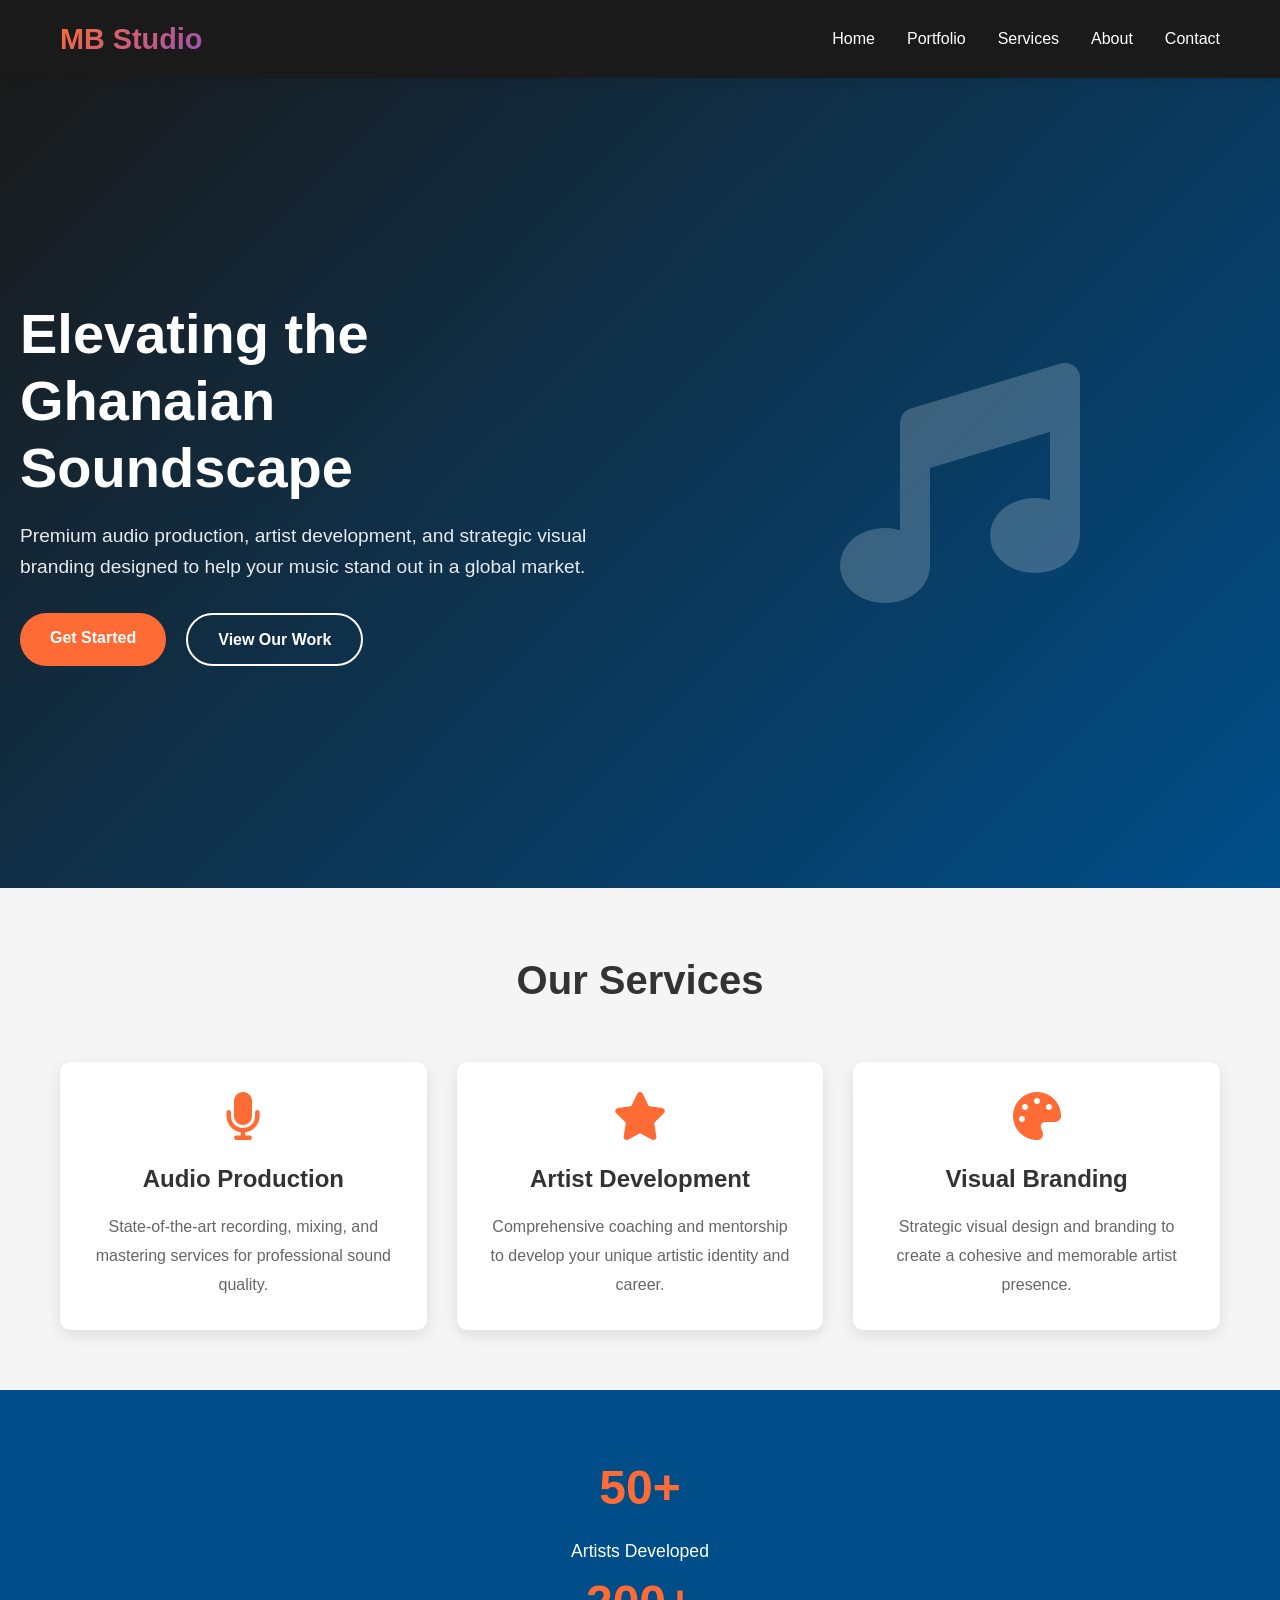
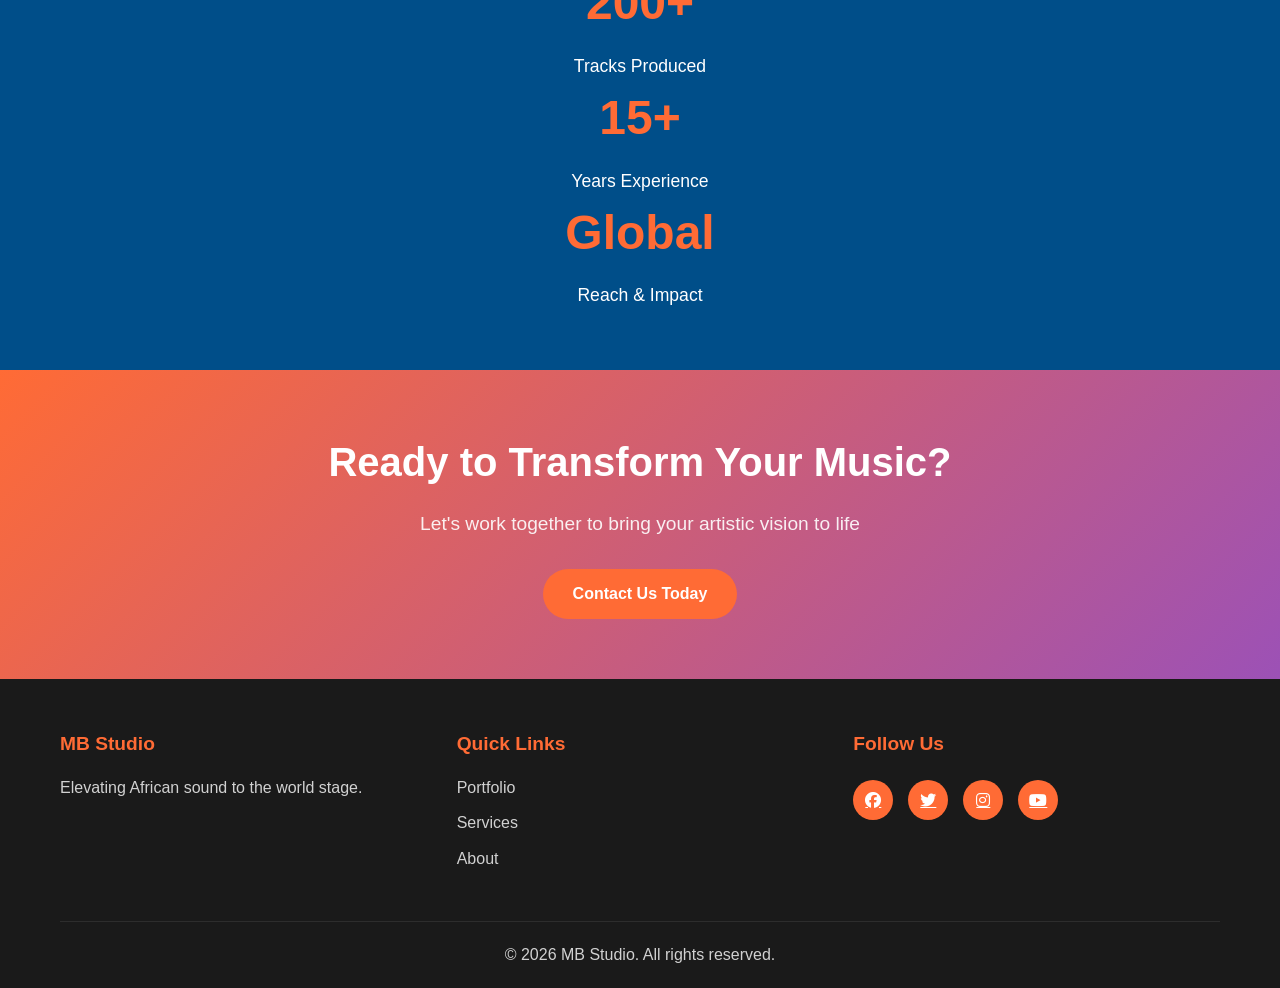
<file: index.html>
<!DOCTYPE html>
<html lang="en">
<head>
    <meta charset="UTF-8">
    <meta name="viewport" content="width=device-width, initial-scale=1.0">
    <title>MB Studio - Premium Audio Production & Artist Development</title>
    <link rel="stylesheet" href="styles/main.css">
    <link rel="stylesheet" href="https://cdnjs.cloudflare.com/ajax/libs/font-awesome/6.4.0/css/all.min.css">
</head>
<body>
    <!-- Navigation -->
    <nav class="navbar">
        <div class="container">
            <div class="nav-content">
                <div class="logo">
                    <h1>MB Studio</h1>
                </div>
                <ul class="nav-links">
                    <li><a href="#home">Home</a></li>
                    <li><a href="portfolio.html">Portfolio</a></li>
                    <li><a href="services.html">Services</a></li>
                    <li><a href="about.html">About</a></li>
                    <li><a href="contact.html">Contact</a></li>
                </ul>
                <div class="hamburger">
                    <span></span>
                    <span></span>
                    <span></span>
                </div>
            </div>
        </div>
    </nav>

    <!-- Hero Section -->
    <section id="home" class="hero">
        <div class="hero-content">
            <h1>Elevating the Ghanaian Soundscape</h1>
            <p>Premium audio production, artist development, and strategic visual branding designed to help your music stand out in a global market.</p>
            <div class="hero-buttons">
                <a href="contact.html" class="btn btn-primary">Get Started</a>
                <a href="portfolio.html" class="btn btn-secondary">View Our Work</a>
            </div>
        </div>
        <div class="hero-image">
            <i class="fas fa-music"></i>
        </div>
    </section>

    <!-- Featured Services -->
    <section class="services-preview">
        <div class="container">
            <h2>Our Services</h2>
            <div class="services-grid">
                <div class="service-card">
                    <i class="fas fa-microphone"></i>
                    <h3>Audio Production</h3>
                    <p>State-of-the-art recording, mixing, and mastering services for professional sound quality.</p>
                </div>
                <div class="service-card">
                    <i class="fas fa-star"></i>
                    <h3>Artist Development</h3>
                    <p>Comprehensive coaching and mentorship to develop your unique artistic identity and career.</p>
                </div>
                <div class="service-card">
                    <i class="fas fa-palette"></i>
                    <h3>Visual Branding</h3>
                    <p>Strategic visual design and branding to create a cohesive and memorable artist presence.</p>
                </div>
            </div>
        </div>
    </section>

    <!-- Statistics Section -->
    <section class="stats">
        <div class="container">
            <div class="stat-item">
                <h3>50+</h3>
                <p>Artists Developed</p>
            </div>
            <div class="stat-item">
                <h3>200+</h3>
                <p>Tracks Produced</p>
            </div>
            <div class="stat-item">
                <h3>15+</h3>
                <p>Years Experience</p>
            </div>
            <div class="stat-item">
                <h3>Global</h3>
                <p>Reach & Impact</p>
            </div>
        </div>
    </section>

    <!-- CTA Section -->
    <section class="cta">
        <div class="container">
            <h2>Ready to Transform Your Music?</h2>
            <p>Let's work together to bring your artistic vision to life</p>
            <a href="contact.html" class="btn btn-primary">Contact Us Today</a>
        </div>
    </section>

    <!-- Footer -->
    <footer class="footer">
        <div class="container">
            <div class="footer-content">
                <div class="footer-section">
                    <h4>MB Studio</h4>
                    <p>Elevating African sound to the world stage.</p>
                </div>
                <div class="footer-section">
                    <h4>Quick Links</h4>
                    <ul>
                        <li><a href="portfolio.html">Portfolio</a></li>
                        <li><a href="services.html">Services</a></li>
                        <li><a href="about.html">About</a></li>
                    </ul>
                </div>
                <div class="footer-section">
                    <h4>Follow Us</h4>
                    <div class="social-links">
                        <a href="#"><i class="fab fa-facebook"></i></a>
                        <a href="#"><i class="fab fa-twitter"></i></a>
                        <a href="#"><i class="fab fa-instagram"></i></a>
                        <a href="#"><i class="fab fa-youtube"></i></a>
                    </div>
                </div>
            </div>
            <div class="footer-bottom">
                <p>&copy; 2026 MB Studio. All rights reserved.</p>
            </div>
        </div>
    </footer>

    <script src="js/main.js"></script>
</body>
</html>
</file>
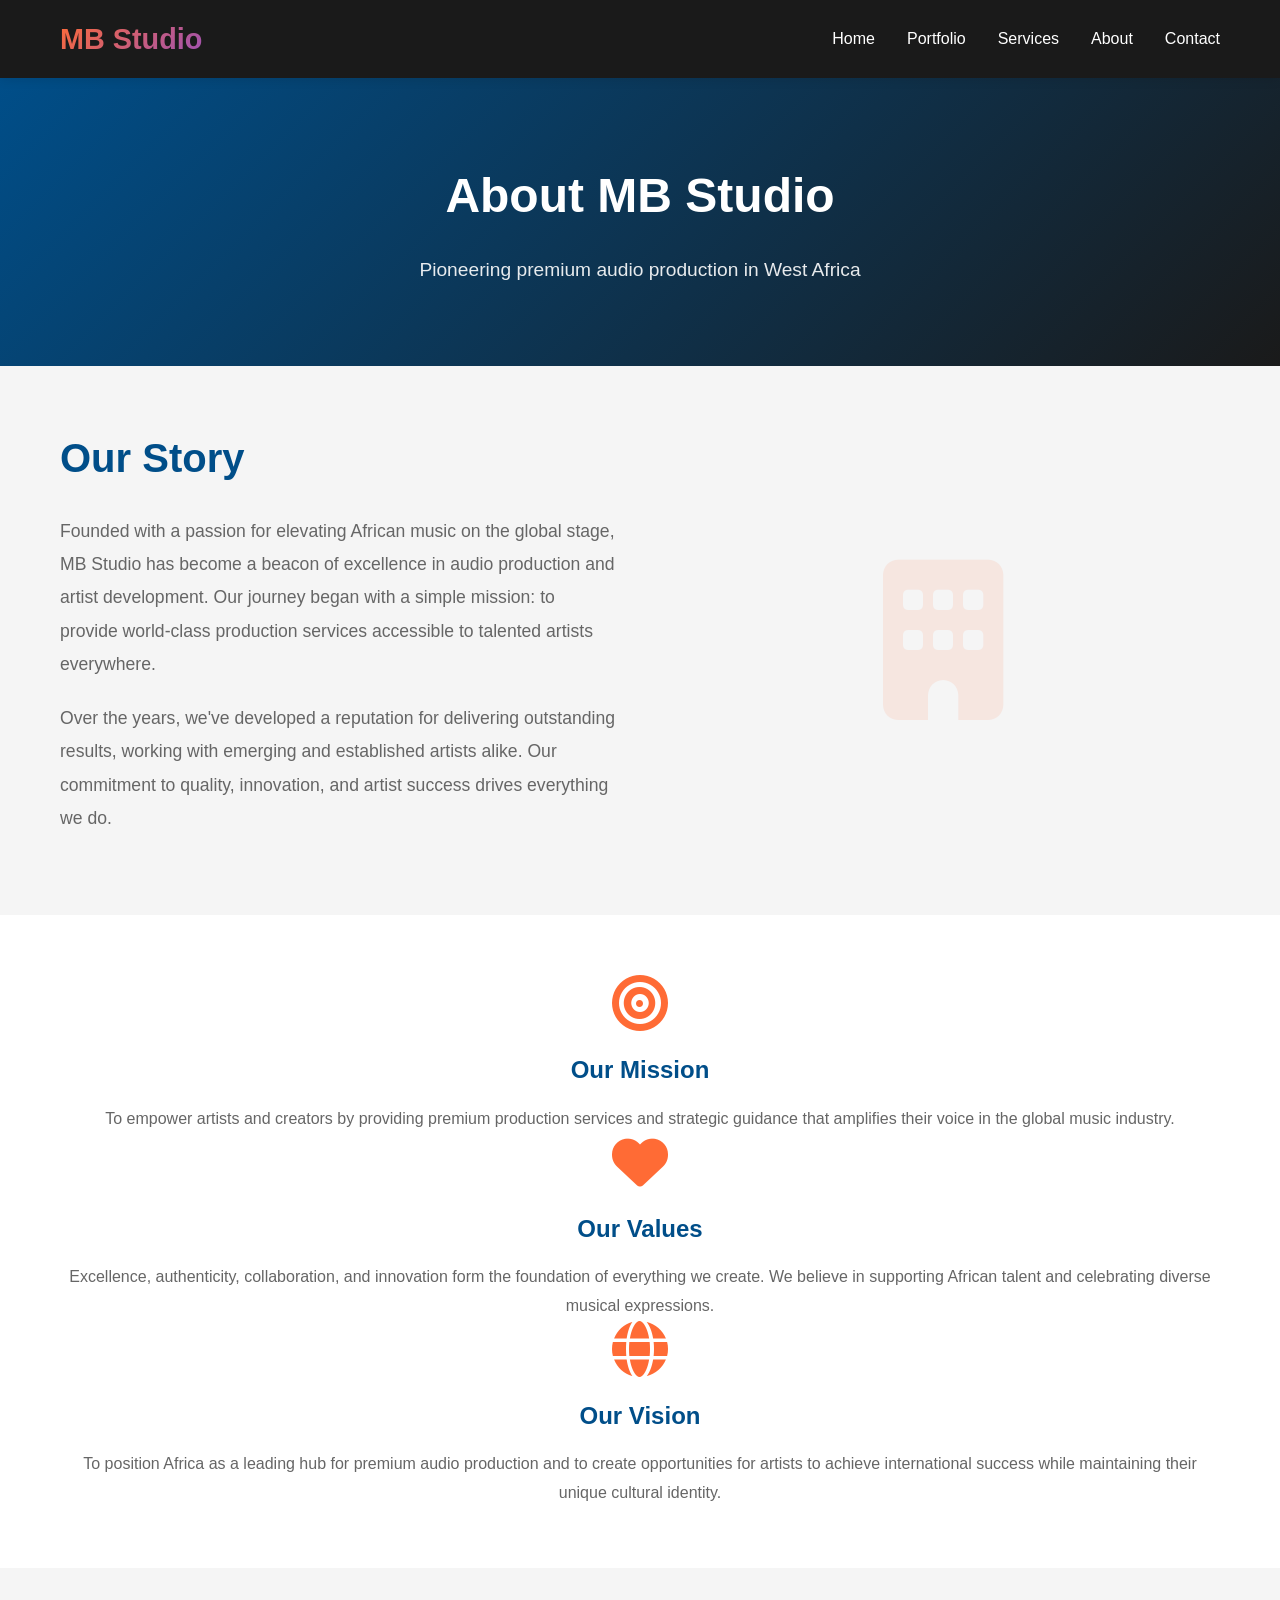
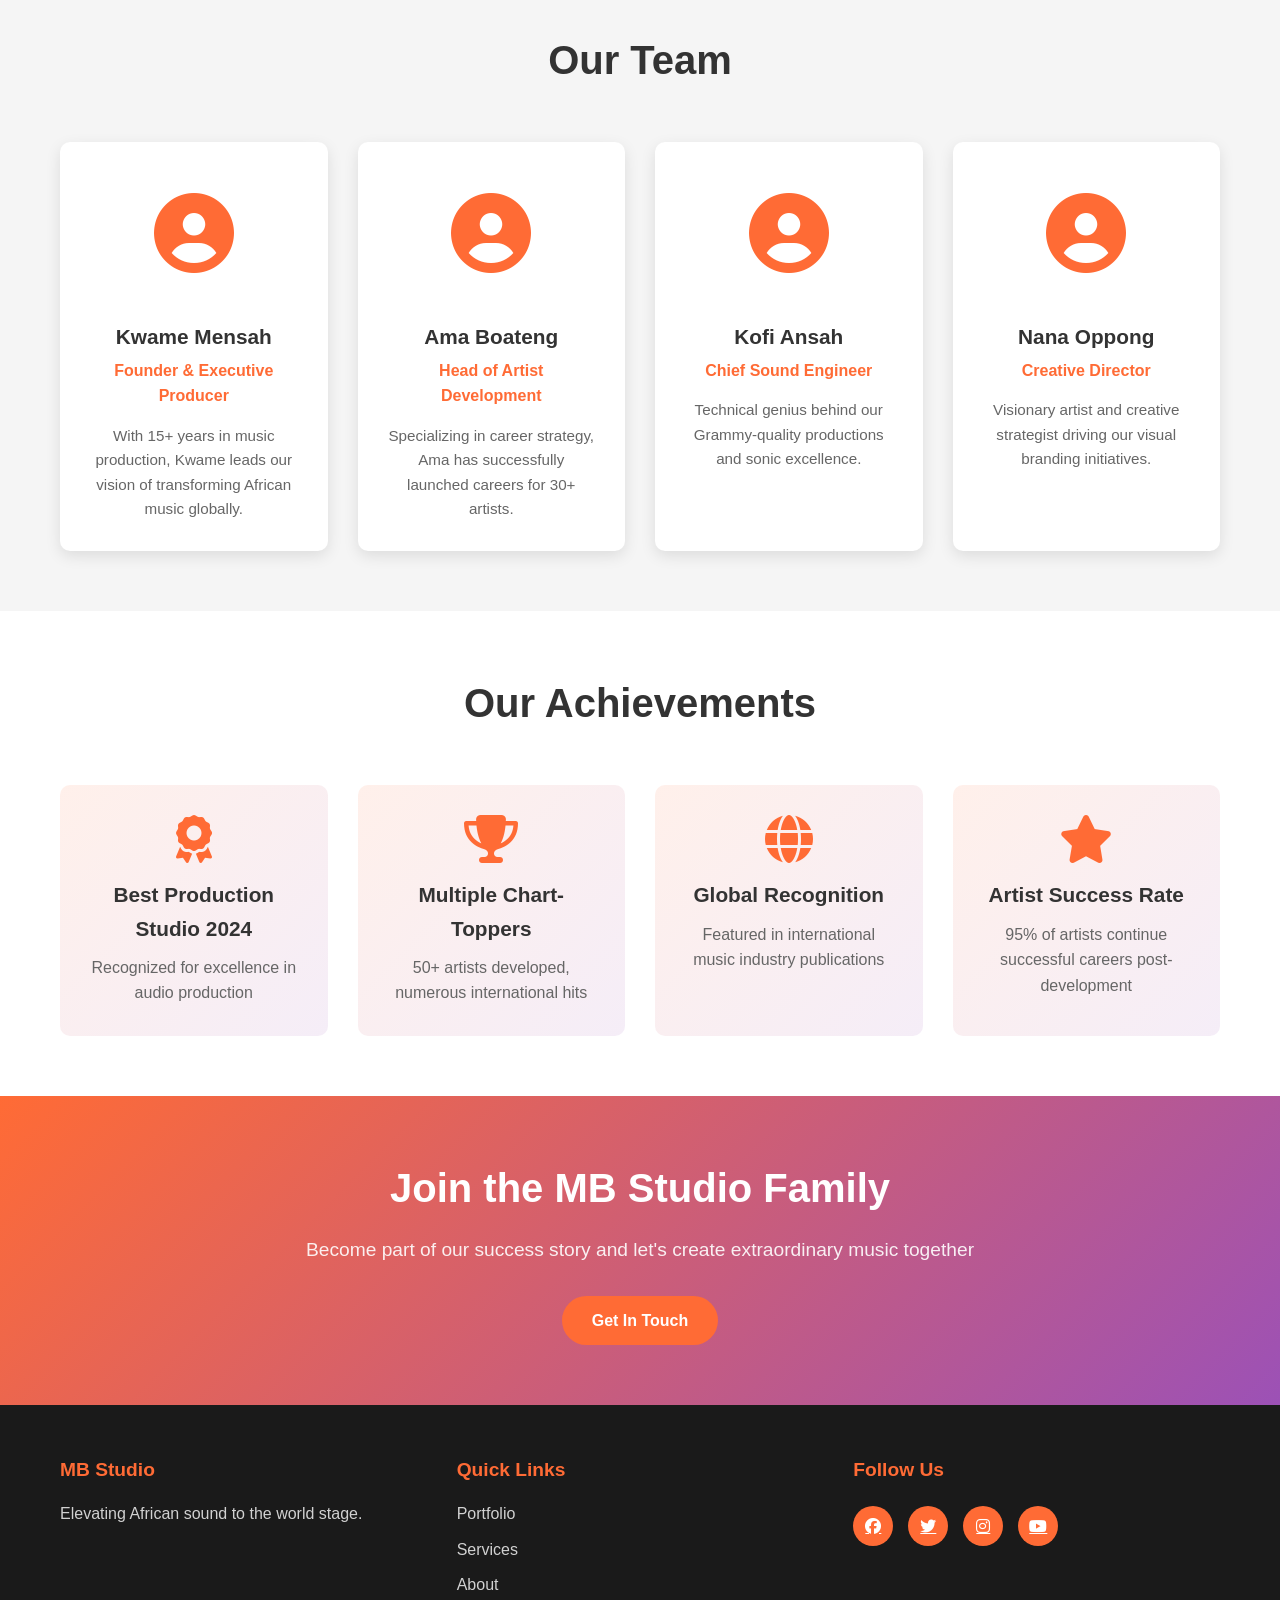
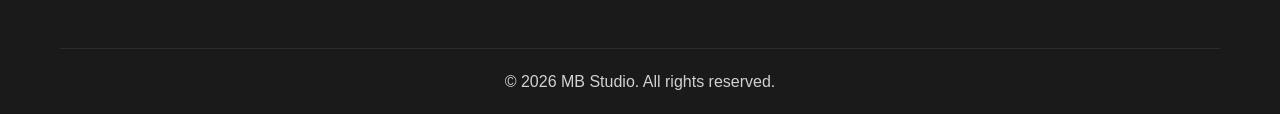
<file: about.html>
<!DOCTYPE html>
<html lang="en">
<head>
    <meta charset="UTF-8">
    <meta name="viewport" content="width=device-width, initial-scale=1.0">
    <title>About - MB Studio</title>
    <link rel="stylesheet" href="styles/main.css">
    <link rel="stylesheet" href="https://cdnjs.cloudflare.com/ajax/libs/font-awesome/6.4.0/css/all.min.css">
</head>
<body>
    <!-- Navigation -->
    <nav class="navbar">
        <div class="container">
            <div class="nav-content">
                <div class="logo">
                    <h1>MB Studio</h1>
                </div>
                <ul class="nav-links">
                    <li><a href="index.html">Home</a></li>
                    <li><a href="portfolio.html">Portfolio</a></li>
                    <li><a href="services.html">Services</a></li>
                    <li><a href="about.html">About</a></li>
                    <li><a href="contact.html">Contact</a></li>
                </ul>
            </div>
        </div>
    </nav>

    <!-- About Header -->
    <section class="page-header">
        <div class="container">
            <h1>About MB Studio</h1>
            <p>Pioneering premium audio production in West Africa</p>
        </div>
    </section>

    <!-- Our Story -->
    <section class="our-story">
        <div class="container">
            <div class="story-content">
                <div class="story-text">
                    <h2>Our Story</h2>
                    <p>Founded with a passion for elevating African music on the global stage, MB Studio has become a beacon of excellence in audio production and artist development. Our journey began with a simple mission: to provide world-class production services accessible to talented artists everywhere.</p>
                    <p>Over the years, we've developed a reputation for delivering outstanding results, working with emerging and established artists alike. Our commitment to quality, innovation, and artist success drives everything we do.</p>
                </div>
                <div class="story-image">
                    <i class="fas fa-building"></i>
                </div>
            </div>
        </div>
    </section>

    <!-- Mission & Values -->
    <section class="mission-values">
        <div class="container">
            <div class="mission-item">
                <i class="fas fa-bullseye"></i>
                <h3>Our Mission</h3>
                <p>To empower artists and creators by providing premium production services and strategic guidance that amplifies their voice in the global music industry.</p>
            </div>
            <div class="mission-item">
                <i class="fas fa-heart"></i>
                <h3>Our Values</h3>
                <p>Excellence, authenticity, collaboration, and innovation form the foundation of everything we create. We believe in supporting African talent and celebrating diverse musical expressions.</p>
            </div>
            <div class="mission-item">
                <i class="fas fa-globe"></i>
                <h3>Our Vision</h3>
                <p>To position Africa as a leading hub for premium audio production and to create opportunities for artists to achieve international success while maintaining their unique cultural identity.</p>
            </div>
        </div>
    </section>

    <!-- Team Section -->
    <section class="team">
        <div class="container">
            <h2>Our Team</h2>
            <div class="team-grid">
                <div class="team-member">
                    <div class="member-image">
                        <i class="fas fa-user-circle"></i>
                    </div>
                    <h3>Kwame Mensah</h3>
                    <p class="role">Founder & Executive Producer</p>
                    <p class="bio">With 15+ years in music production, Kwame leads our vision of transforming African music globally.</p>
                </div>
                <div class="team-member">
                    <div class="member-image">
                        <i class="fas fa-user-circle"></i>
                    </div>
                    <h3>Ama Boateng</h3>
                    <p class="role">Head of Artist Development</p>
                    <p class="bio">Specializing in career strategy, Ama has successfully launched careers for 30+ artists.</p>
                </div>
                <div class="team-member">
                    <div class="member-image">
                        <i class="fas fa-user-circle"></i>
                    </div>
                    <h3>Kofi Ansah</h3>
                    <p class="role">Chief Sound Engineer</p>
                    <p class="bio">Technical genius behind our Grammy-quality productions and sonic excellence.</p>
                </div>
                <div class="team-member">
                    <div class="member-image">
                        <i class="fas fa-user-circle"></i>
                    </div>
                    <h3>Nana Oppong</h3>
                    <p class="role">Creative Director</p>
                    <p class="bio">Visionary artist and creative strategist driving our visual branding initiatives.</p>
                </div>
            </div>
        </div>
    </section>

    <!-- Achievements -->
    <section class="achievements">
        <div class="container">
            <h2>Our Achievements</h2>
            <div class="achievements-grid">
                <div class="achievement">
                    <i class="fas fa-award"></i>
                    <h3>Best Production Studio 2024</h3>
                    <p>Recognized for excellence in audio production</p>
                </div>
                <div class="achievement">
                    <i class="fas fa-trophy"></i>
                    <h3>Multiple Chart-Toppers</h3>
                    <p>50+ artists developed, numerous international hits</p>
                </div>
                <div class="achievement">
                    <i class="fas fa-globe"></i>
                    <h3>Global Recognition</h3>
                    <p>Featured in international music industry publications</p>
                </div>
                <div class="achievement">
                    <i class="fas fa-star"></i>
                    <h3>Artist Success Rate</h3>
                    <p>95% of artists continue successful careers post-development</p>
                </div>
            </div>
        </div>
    </section>

    <!-- CTA Section -->
    <section class="cta">
        <div class="container">
            <h2>Join the MB Studio Family</h2>
            <p>Become part of our success story and let's create extraordinary music together</p>
            <a href="contact.html" class="btn btn-primary">Get In Touch</a>
        </div>
    </section>

    <!-- Footer -->
    <footer class="footer">
        <div class="container">
            <div class="footer-content">
                <div class="footer-section">
                    <h4>MB Studio</h4>
                    <p>Elevating African sound to the world stage.</p>
                </div>
                <div class="footer-section">
                    <h4>Quick Links</h4>
                    <ul>
                        <li><a href="portfolio.html">Portfolio</a></li>
                        <li><a href="services.html">Services</a></li>
                        <li><a href="about.html">About</a></li>
                    </ul>
                </div>
                <div class="footer-section">
                    <h4>Follow Us</h4>
                    <div class="social-links">
                        <a href="#"><i class="fab fa-facebook"></i></a>
                        <a href="#"><i class="fab fa-twitter"></i></a>
                        <a href="#"><i class="fab fa-instagram"></i></a>
                        <a href="#"><i class="fab fa-youtube"></i></a>
                    </div>
                </div>
            </div>
            <div class="footer-bottom">
                <p>&copy; 2026 MB Studio. All rights reserved.</p>
            </div>
        </div>
    </footer>

    <script src="js/main.js"></script>
</body>
</html>
</file>
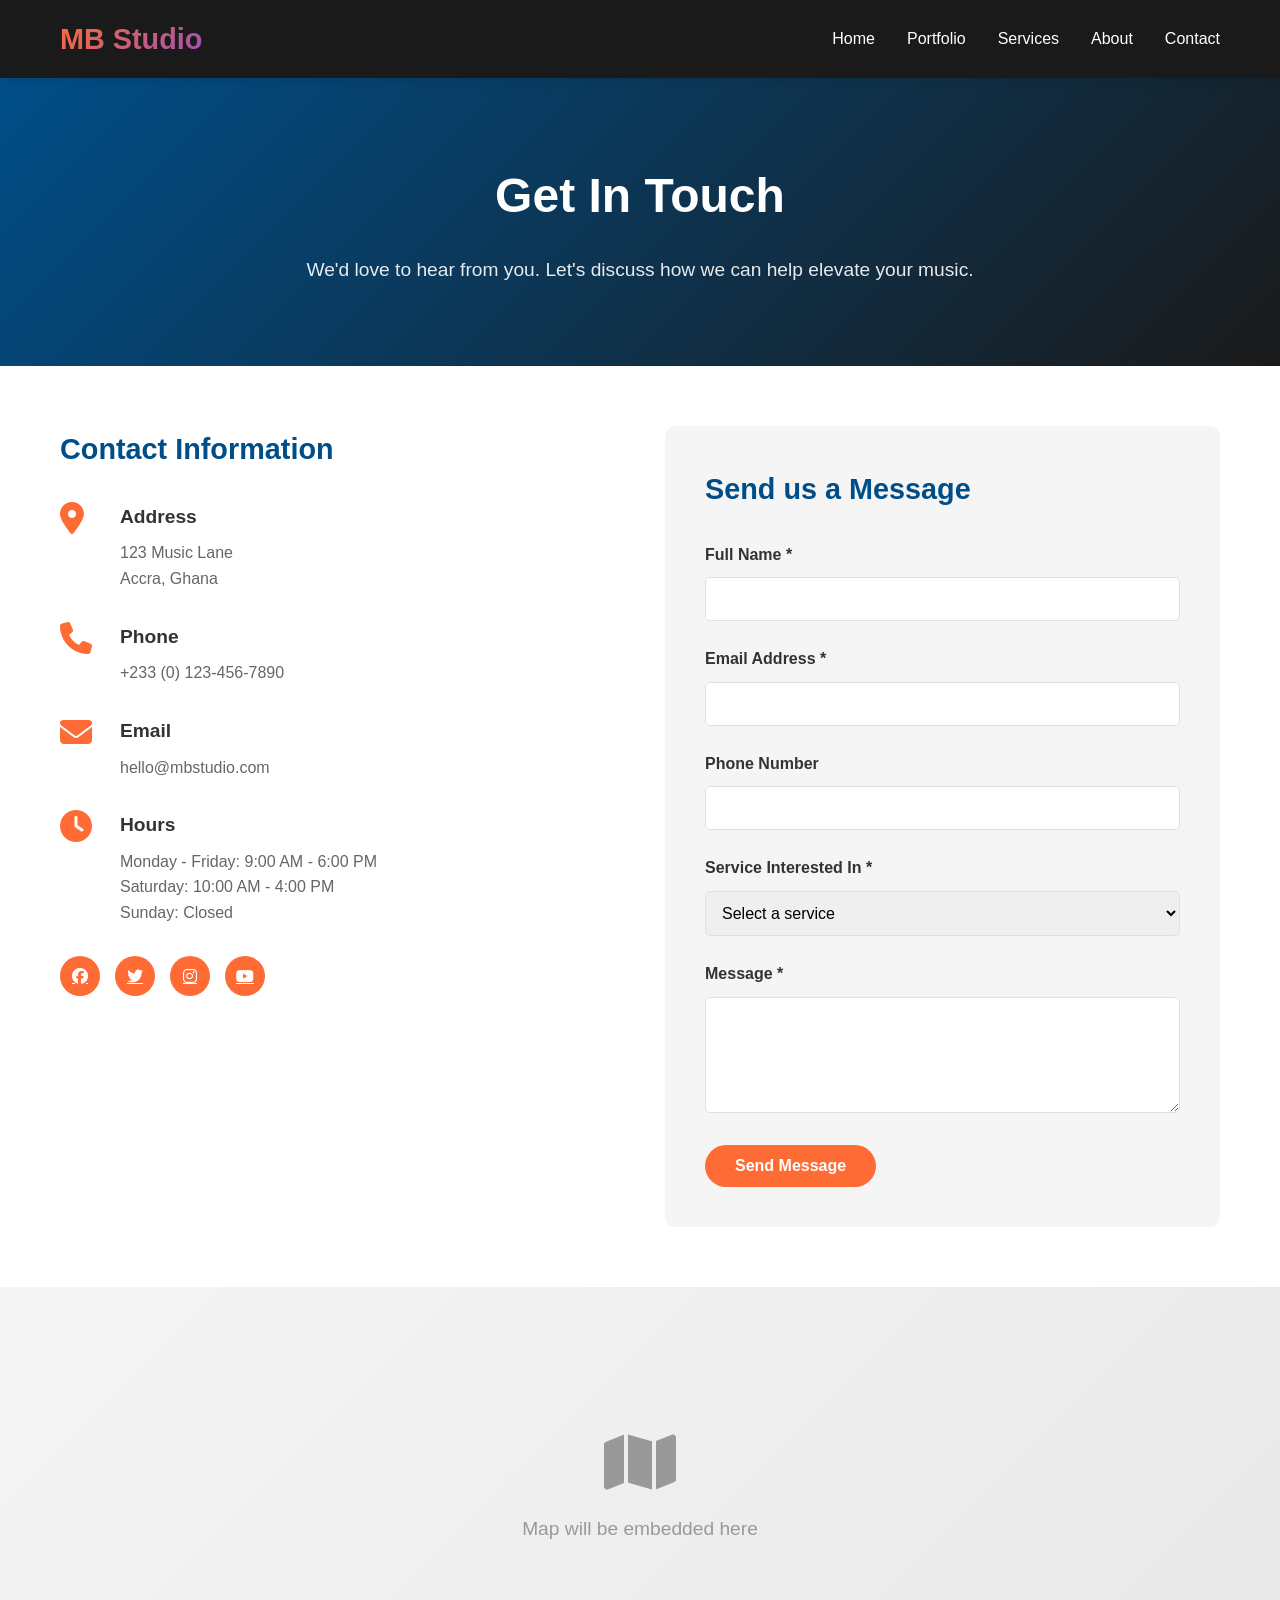
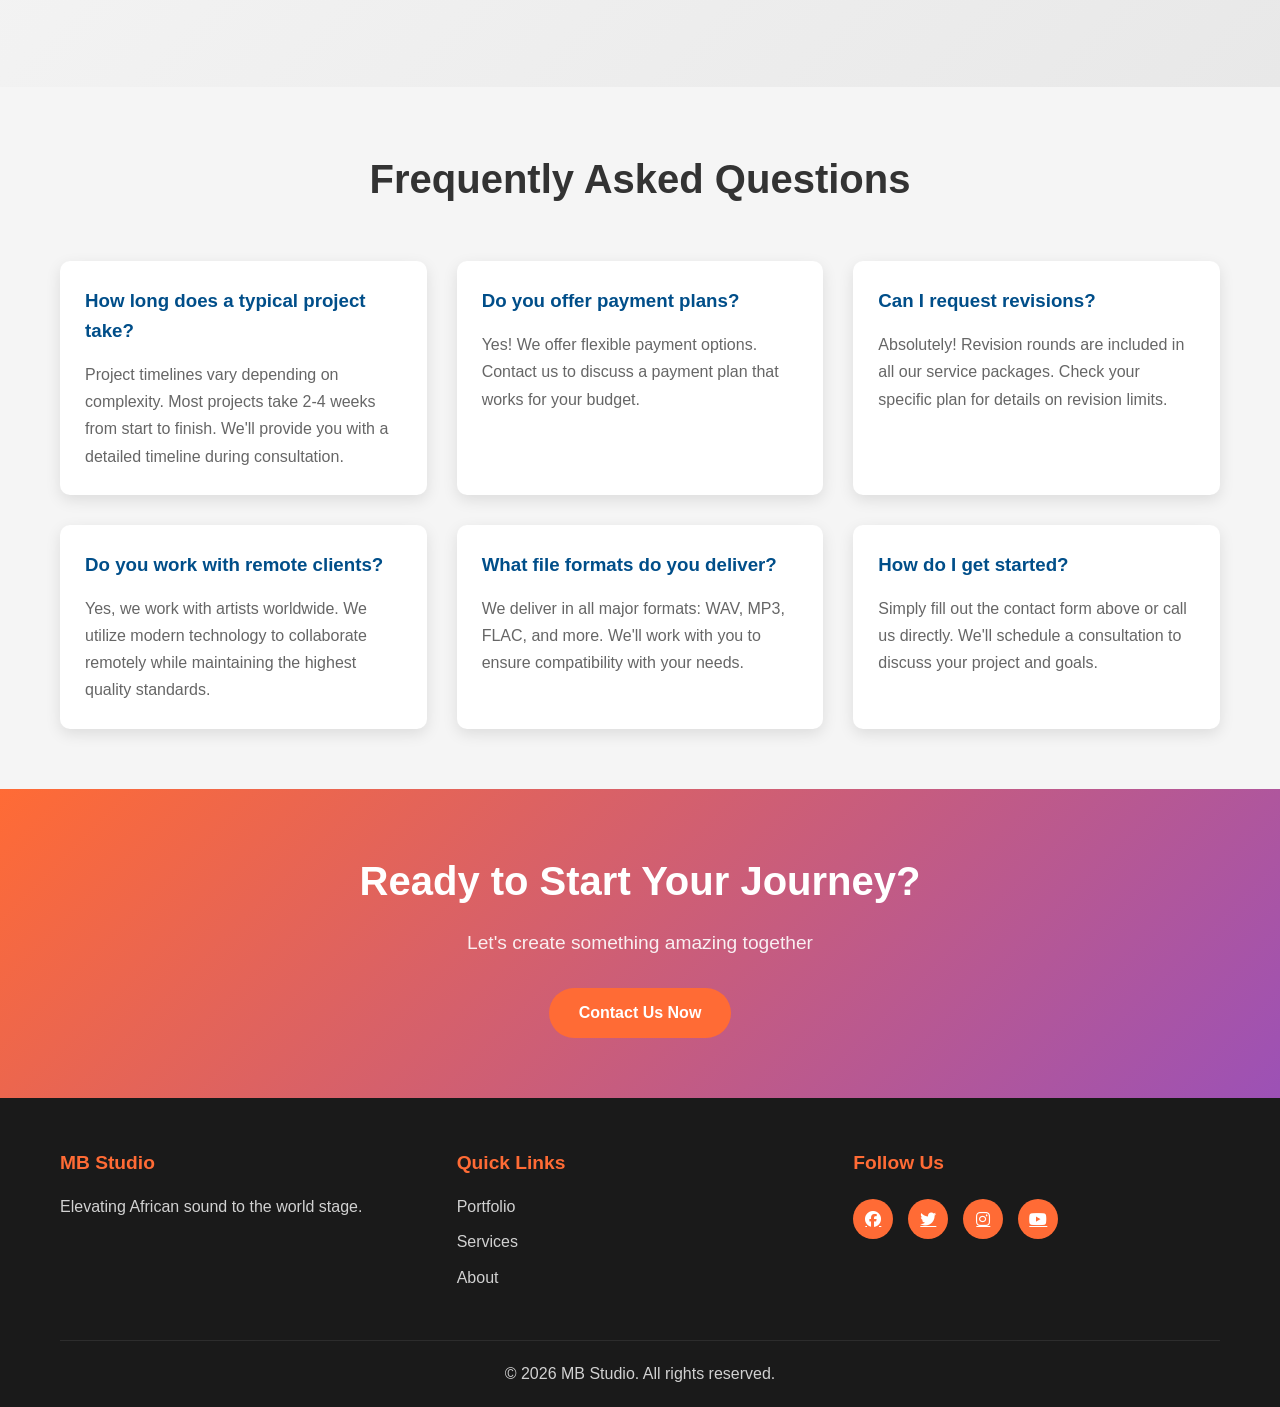
<file: contact.html>
<!DOCTYPE html>
<html lang="en">
<head>
    <meta charset="UTF-8">
    <meta name="viewport" content="width=device-width, initial-scale=1.0">
    <title>Contact - MB Studio</title>
    <link rel="stylesheet" href="styles/main.css">
    <link rel="stylesheet" href="https://cdnjs.cloudflare.com/ajax/libs/font-awesome/6.4.0/css/all.min.css">
</head>
<body>
    <!-- Navigation -->
    <nav class="navbar">
        <div class="container">
            <div class="nav-content">
                <div class="logo">
                    <h1>MB Studio</h1>
                </div>
                <ul class="nav-links">
                    <li><a href="index.html">Home</a></li>
                    <li><a href="portfolio.html">Portfolio</a></li>
                    <li><a href="services.html">Services</a></li>
                    <li><a href="about.html">About</a></li>
                    <li><a href="contact.html">Contact</a></li>
                </ul>
            </div>
        </div>
    </nav>

    <!-- Contact Header -->
    <section class="page-header">
        <div class="container">
            <h1>Get In Touch</h1>
            <p>We'd love to hear from you. Let's discuss how we can help elevate your music.</p>
        </div>
    </section>

    <!-- Contact Section -->
    <section class="contact-section">
        <div class="container">
            <div class="contact-content">
                <!-- Contact Info -->
                <div class="contact-info">
                    <h2>Contact Information</h2>
                    
                    <div class="info-item">
                        <i class="fas fa-map-marker-alt"></i>
                        <div>
                            <h4>Address</h4>
                            <p>123 Music Lane<br>Accra, Ghana</p>
                        </div>
                    </div>

                    <div class="info-item">
                        <i class="fas fa-phone"></i>
                        <div>
                            <h4>Phone</h4>
                            <p>+233 (0) 123-456-7890</p>
                        </div>
                    </div>

                    <div class="info-item">
                        <i class="fas fa-envelope"></i>
                        <div>
                            <h4>Email</h4>
                            <p>hello@mbstudio.com</p>
                        </div>
                    </div>

                    <div class="info-item">
                        <i class="fas fa-clock"></i>
                        <div>
                            <h4>Hours</h4>
                            <p>Monday - Friday: 9:00 AM - 6:00 PM<br>
                            Saturday: 10:00 AM - 4:00 PM<br>
                            Sunday: Closed</p>
                        </div>
                    </div>

                    <div class="social-links" style="margin-top: 30px;">
                        <a href="#"><i class="fab fa-facebook"></i></a>
                        <a href="#"><i class="fab fa-twitter"></i></a>
                        <a href="#"><i class="fab fa-instagram"></i></a>
                        <a href="#"><i class="fab fa-youtube"></i></a>
                    </div>
                </div>

                <!-- Contact Form -->
                <div class="contact-form">
                    <h2>Send us a Message</h2>
                    <form id="contactForm">
                        <div class="form-group">
                            <label for="name">Full Name *</label>
                            <input type="text" id="name" name="name" required>
                        </div>

                        <div class="form-group">
                            <label for="email">Email Address *</label>
                            <input type="email" id="email" name="email" required>
                        </div>

                        <div class="form-group">
                            <label for="phone">Phone Number</label>
                            <input type="tel" id="phone" name="phone">
                        </div>

                        <div class="form-group">
                            <label for="service">Service Interested In *</label>
                            <select id="service" name="service" required>
                                <option value="">Select a service</option>
                                <option value="production">Audio Production</option>
                                <option value="artist">Artist Development</option>
                                <option value="branding">Visual Branding</option>
                                <option value="other">Other</option>
                            </select>
                        </div>

                        <div class="form-group">
                            <label for="message">Message *</label>
                            <textarea id="message" name="message" rows="5" required></textarea>
                        </div>

                        <button type="submit" class="btn btn-primary">Send Message</button>
                    </form>
                    <div id="formMessage" class="form-message"></div>
                </div>
            </div>
        </div>
    </section>

    <!-- Map Section -->
    <section class="map-section">
        <div class="map-container">
            <i class="fas fa-map"></i>
            <p>Map will be embedded here</p>
        </div>
    </section>

    <!-- FAQ Section -->
    <section class="faq">
        <div class="container">
            <h2>Frequently Asked Questions</h2>
            <div class="faq-grid">
                <div class="faq-item">
                    <h3>How long does a typical project take?</h3>
                    <p>Project timelines vary depending on complexity. Most projects take 2-4 weeks from start to finish. We'll provide you with a detailed timeline during consultation.</p>
                </div>
                <div class="faq-item">
                    <h3>Do you offer payment plans?</h3>
                    <p>Yes! We offer flexible payment options. Contact us to discuss a payment plan that works for your budget.</p>
                </div>
                <div class="faq-item">
                    <h3>Can I request revisions?</h3>
                    <p>Absolutely! Revision rounds are included in all our service packages. Check your specific plan for details on revision limits.</p>
                </div>
                <div class="faq-item">
                    <h3>Do you work with remote clients?</h3>
                    <p>Yes, we work with artists worldwide. We utilize modern technology to collaborate remotely while maintaining the highest quality standards.</p>
                </div>
                <div class="faq-item">
                    <h3>What file formats do you deliver?</h3>
                    <p>We deliver in all major formats: WAV, MP3, FLAC, and more. We'll work with you to ensure compatibility with your needs.</p>
                </div>
                <div class="faq-item">
                    <h3>How do I get started?</h3>
                    <p>Simply fill out the contact form above or call us directly. We'll schedule a consultation to discuss your project and goals.</p>
                </div>
            </div>
        </div>
    </section>

    <!-- CTA Section -->
    <section class="cta">
        <div class="container">
            <h2>Ready to Start Your Journey?</h2>
            <p>Let's create something amazing together</p>
            <a href="#contactForm" class="btn btn-primary">Contact Us Now</a>
        </div>
    </section>

    <!-- Footer -->
    <footer class="footer">
        <div class="container">
            <div class="footer-content">
                <div class="footer-section">
                    <h4>MB Studio</h4>
                    <p>Elevating African sound to the world stage.</p>
                </div>
                <div class="footer-section">
                    <h4>Quick Links</h4>
                    <ul>
                        <li><a href="portfolio.html">Portfolio</a></li>
                        <li><a href="services.html">Services</a></li>
                        <li><a href="about.html">About</a></li>
                    </ul>
                </div>
                <div class="footer-section">
                    <h4>Follow Us</h4>
                    <div class="social-links">
                        <a href="#"><i class="fab fa-facebook"></i></a>
                        <a href="#"><i class="fab fa-twitter"></i></a>
                        <a href="#"><i class="fab fa-instagram"></i></a>
                        <a href="#"><i class="fab fa-youtube"></i></a>
                    </div>
                </div>
            </div>
            <div class="footer-bottom">
                <p>&copy; 2026 MB Studio. All rights reserved.</p>
            </div>
        </div>
    </footer>

    <script src="js/main.js"></script>
    <script src="js/contact.js"></script>
</body>
</html>
</file>
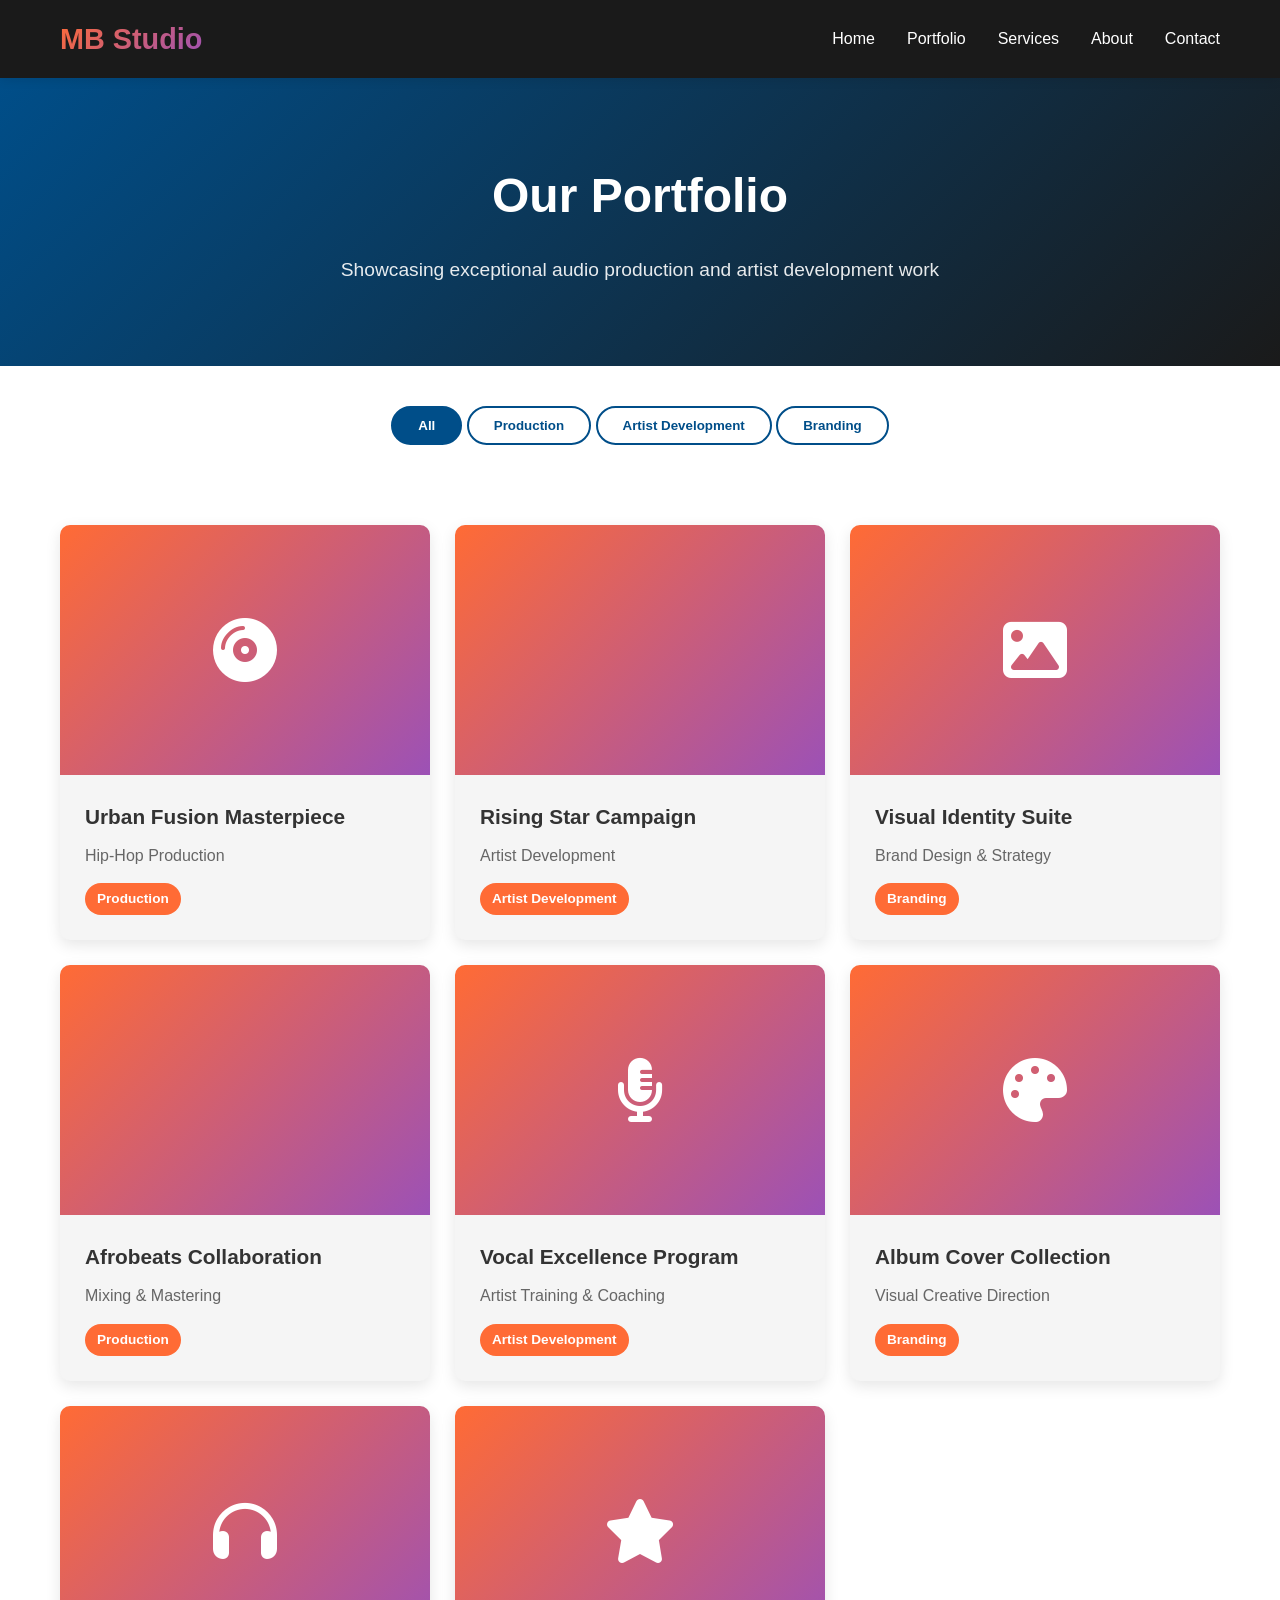
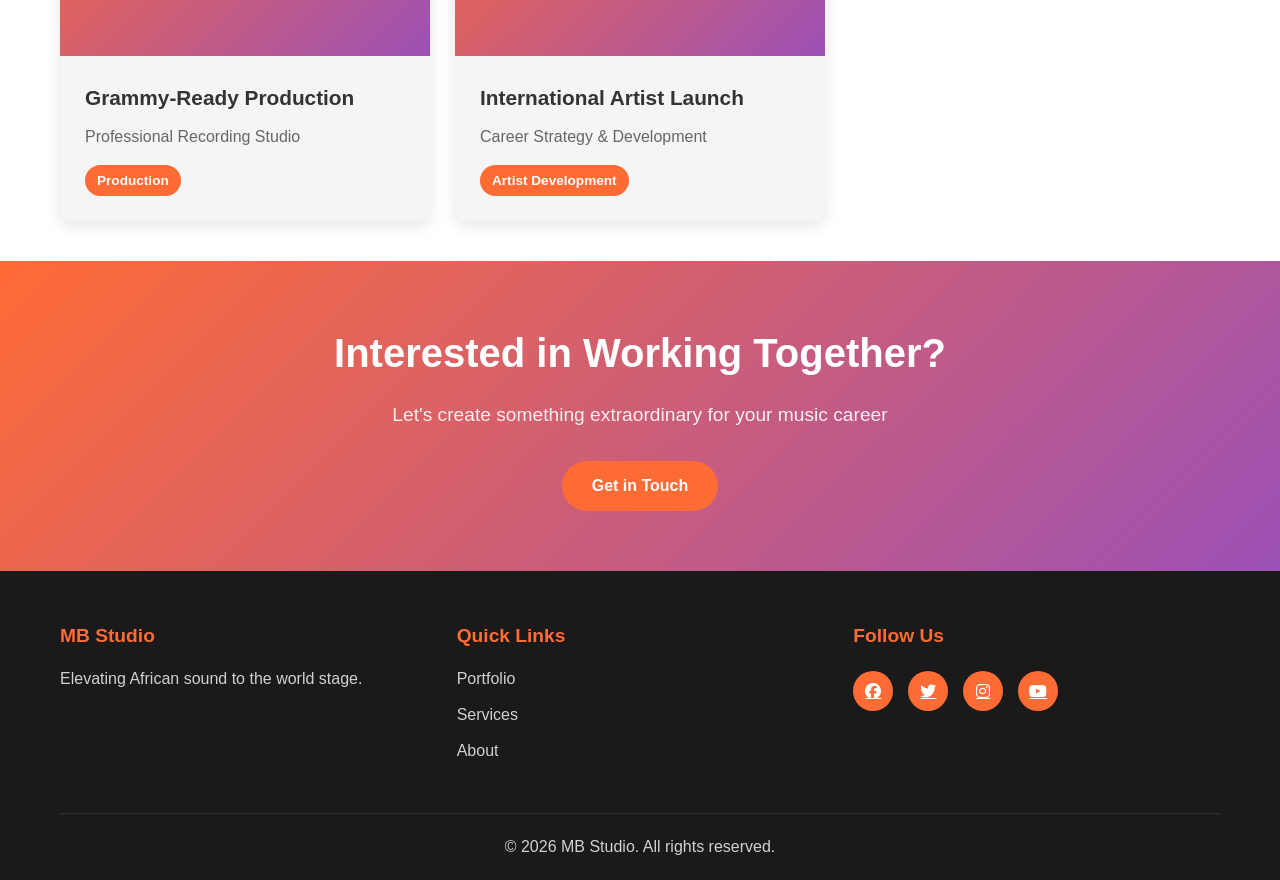
<file: portfolio.html>
<!DOCTYPE html>
<html lang="en">
<head>
    <meta charset="UTF-8">
    <meta name="viewport" content="width=device-width, initial-scale=1.0">
    <title>Portfolio - MB Studio</title>
    <link rel="stylesheet" href="styles/main.css">
    <link rel="stylesheet" href="https://cdnjs.cloudflare.com/ajax/libs/font-awesome/6.4.0/css/all.min.css">
</head>
<body>
    <!-- Navigation -->
    <nav class="navbar">
        <div class="container">
            <div class="nav-content">
                <div class="logo">
                    <h1>MB Studio</h1>
                </div>
                <ul class="nav-links">
                    <li><a href="index.html">Home</a></li>
                    <li><a href="portfolio.html">Portfolio</a></li>
                    <li><a href="services.html">Services</a></li>
                    <li><a href="about.html">About</a></li>
                    <li><a href="contact.html">Contact</a></li>
                </ul>
            </div>
        </div>
    </nav>

    <!-- Portfolio Header -->
    <section class="page-header">
        <div class="container">
            <h1>Our Portfolio</h1>
            <p>Showcasing exceptional audio production and artist development work</p>
        </div>
    </section>

    <!-- Filter Buttons -->
    <section class="portfolio-filters">
        <div class="container">
            <button class="filter-btn active" data-filter="all">All</button>
            <button class="filter-btn" data-filter="production">Production</button>
            <button class="filter-btn" data-filter="artist">Artist Development</button>
            <button class="filter-btn" data-filter="branding">Branding</button>
        </div>
    </section>

    <!-- Portfolio Gallery -->
    <section class="portfolio-gallery">
        <div class="container">
            <div class="gallery-grid">
                <!-- Project 1 -->
                <div class="portfolio-item" data-category="production">
                    <div class="portfolio-image">
                        <i class="fas fa-compact-disc"></i>
                    </div>
                    <div class="portfolio-info">
                        <h3>Urban Fusion Masterpiece</h3>
                        <p>Hip-Hop Production</p>
                        <span class="category-tag">Production</span>
                    </div>
                </div>

                <!-- Project 2 -->
                <div class="portfolio-item" data-category="artist">
                    <div class="portfolio-image">
                        <i class="fas fa-user-music"></i>
                    </div>
                    <div class="portfolio-info">
                        <h3>Rising Star Campaign</h3>
                        <p>Artist Development</p>
                        <span class="category-tag">Artist Development</span>
                    </div>
                </div>

                <!-- Project 3 -->
                <div class="portfolio-item" data-category="branding">
                    <div class="portfolio-image">
                        <i class="fas fa-image"></i>
                    </div>
                    <div class="portfolio-info">
                        <h3>Visual Identity Suite</h3>
                        <p>Brand Design & Strategy</p>
                        <span class="category-tag">Branding</span>
                    </div>
                </div>

                <!-- Project 4 -->
                <div class="portfolio-item" data-category="production">
                    <div class="portfolio-image">
                        <i class="fas fa-waveform-lines"></i>
                    </div>
                    <div class="portfolio-info">
                        <h3>Afrobeats Collaboration</h3>
                        <p>Mixing & Mastering</p>
                        <span class="category-tag">Production</span>
                    </div>
                </div>

                <!-- Project 5 -->
                <div class="portfolio-item" data-category="artist">
                    <div class="portfolio-image">
                        <i class="fas fa-microphone-lines"></i>
                    </div>
                    <div class="portfolio-info">
                        <h3>Vocal Excellence Program</h3>
                        <p>Artist Training & Coaching</p>
                        <span class="category-tag">Artist Development</span>
                    </div>
                </div>

                <!-- Project 6 -->
                <div class="portfolio-item" data-category="branding">
                    <div class="portfolio-image">
                        <i class="fas fa-palette"></i>
                    </div>
                    <div class="portfolio-info">
                        <h3>Album Cover Collection</h3>
                        <p>Visual Creative Direction</p>
                        <span class="category-tag">Branding</span>
                    </div>
                </div>

                <!-- Project 7 -->
                <div class="portfolio-item" data-category="production">
                    <div class="portfolio-image">
                        <i class="fas fa-headphones"></i>
                    </div>
                    <div class="portfolio-info">
                        <h3>Grammy-Ready Production</h3>
                        <p>Professional Recording Studio</p>
                        <span class="category-tag">Production</span>
                    </div>
                </div>

                <!-- Project 8 -->
                <div class="portfolio-item" data-category="artist">
                    <div class="portfolio-image">
                        <i class="fas fa-star"></i>
                    </div>
                    <div class="portfolio-info">
                        <h3>International Artist Launch</h3>
                        <p>Career Strategy & Development</p>
                        <span class="category-tag">Artist Development</span>
                    </div>
                </div>
            </div>
        </div>
    </section>

    <!-- CTA Section -->
    <section class="cta">
        <div class="container">
            <h2>Interested in Working Together?</h2>
            <p>Let's create something extraordinary for your music career</p>
            <a href="contact.html" class="btn btn-primary">Get in Touch</a>
        </div>
    </section>

    <!-- Footer -->
    <footer class="footer">
        <div class="container">
            <div class="footer-content">
                <div class="footer-section">
                    <h4>MB Studio</h4>
                    <p>Elevating African sound to the world stage.</p>
                </div>
                <div class="footer-section">
                    <h4>Quick Links</h4>
                    <ul>
                        <li><a href="portfolio.html">Portfolio</a></li>
                        <li><a href="services.html">Services</a></li>
                        <li><a href="about.html">About</a></li>
                    </ul>
                </div>
                <div class="footer-section">
                    <h4>Follow Us</h4>
                    <div class="social-links">
                        <a href="#"><i class="fab fa-facebook"></i></a>
                        <a href="#"><i class="fab fa-twitter"></i></a>
                        <a href="#"><i class="fab fa-instagram"></i></a>
                        <a href="#"><i class="fab fa-youtube"></i></a>
                    </div>
                </div>
            </div>
            <div class="footer-bottom">
                <p>&copy; 2026 MB Studio. All rights reserved.</p>
            </div>
        </div>
    </footer>

    <script src="js/main.js"></script>
    <script src="js/portfolio.js"></script>
</body>
</html>
</file>
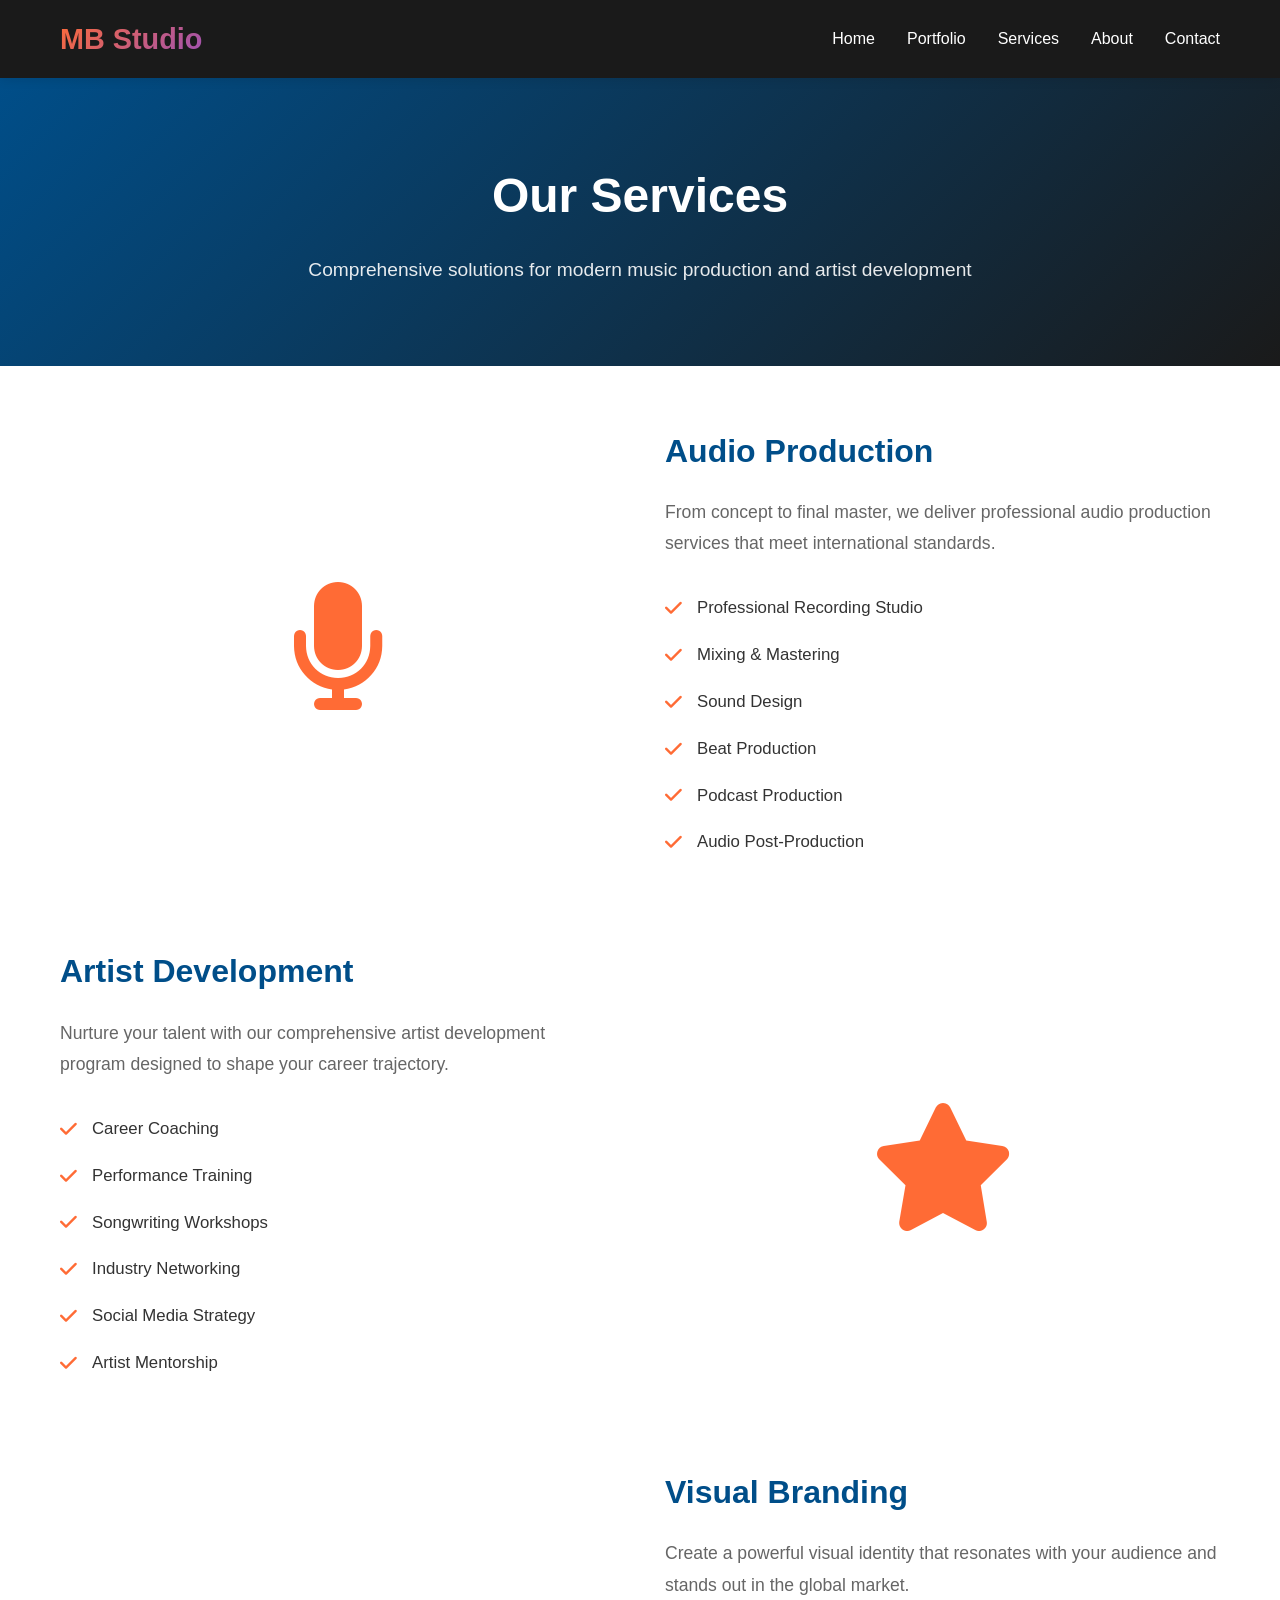
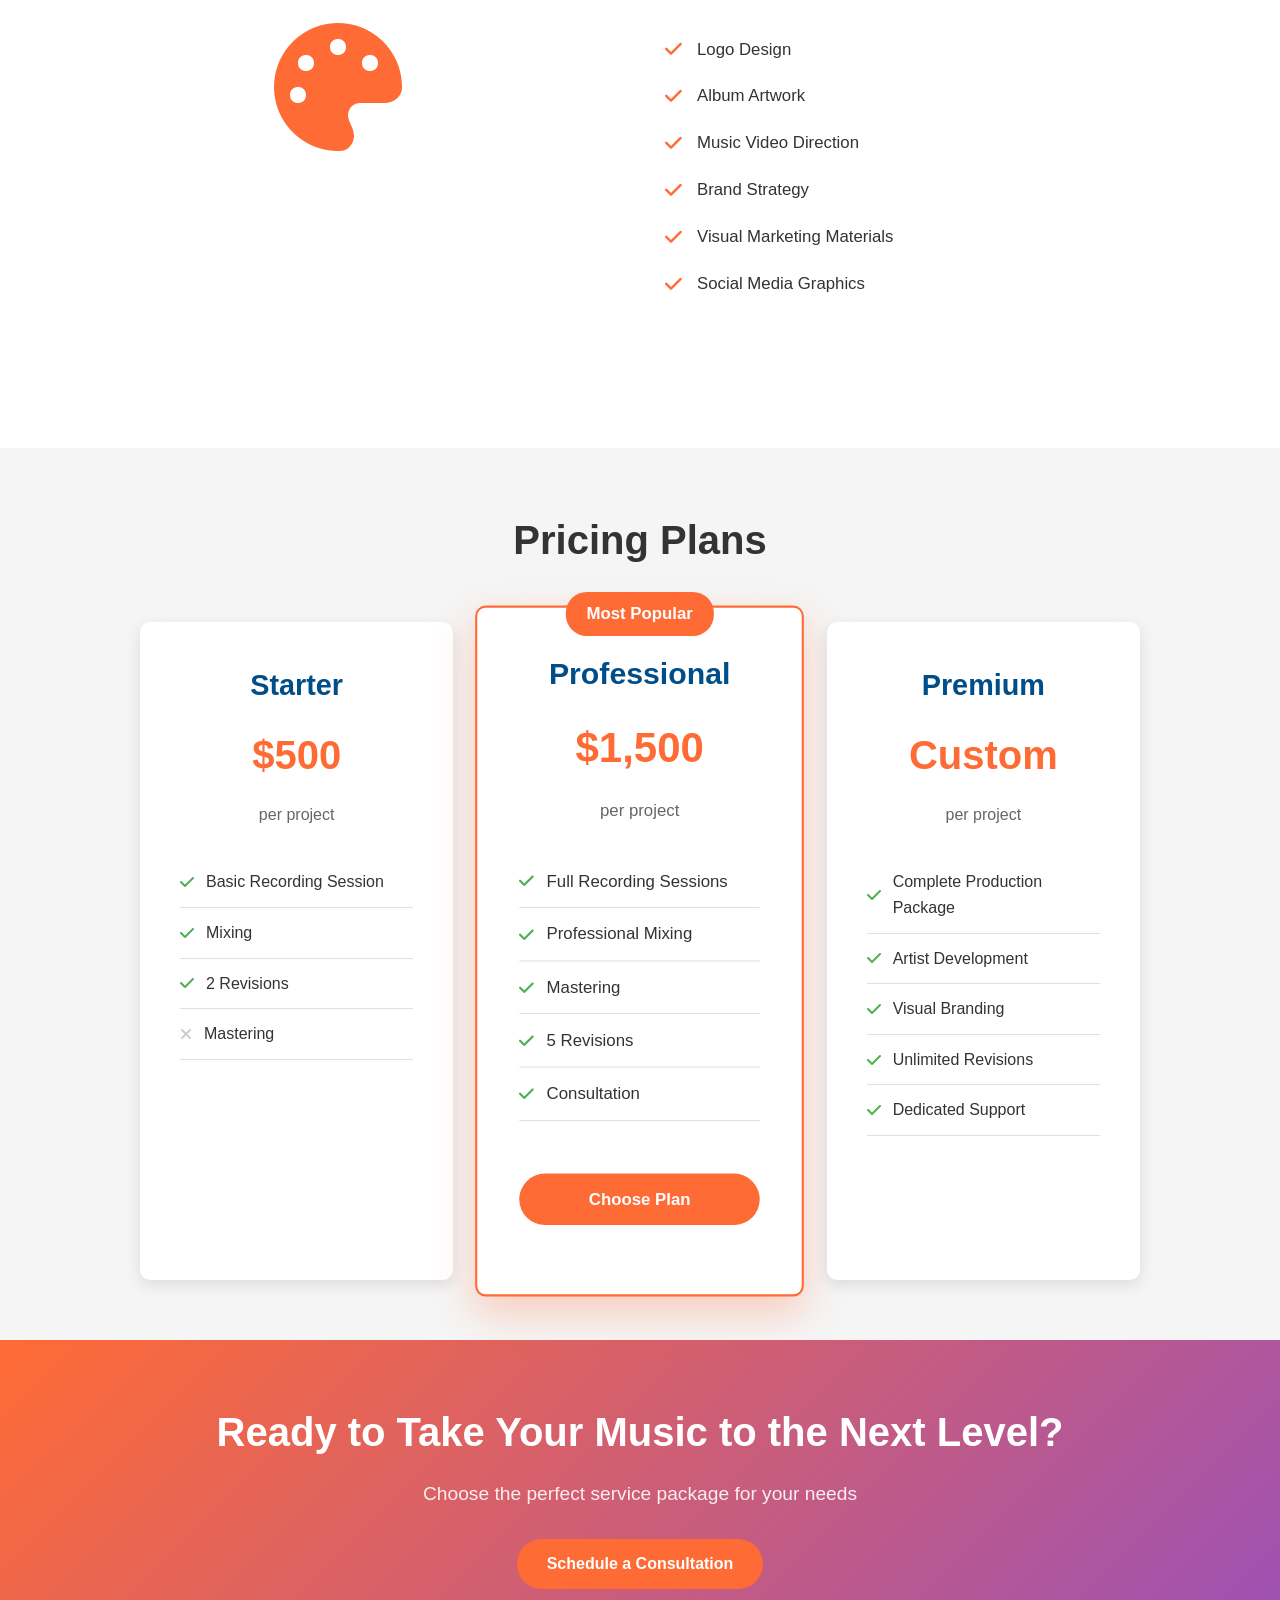
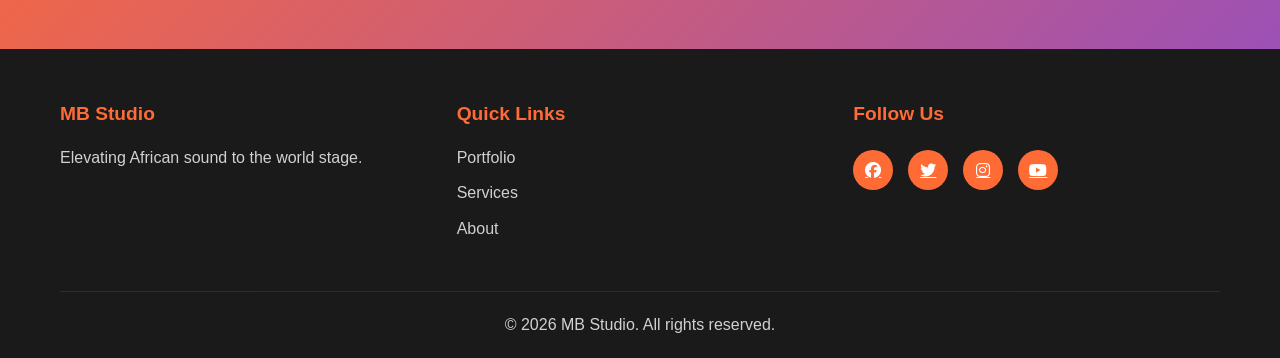
<file: services.html>
<!DOCTYPE html>
<html lang="en">
<head>
    <meta charset="UTF-8">
    <meta name="viewport" content="width=device-width, initial-scale=1.0">
    <title>Services - MB Studio</title>
    <link rel="stylesheet" href="styles/main.css">
    <link rel="stylesheet" href="https://cdnjs.cloudflare.com/ajax/libs/font-awesome/6.4.0/css/all.min.css">
</head>
<body>
    <!-- Navigation -->
    <nav class="navbar">
        <div class="container">
            <div class="nav-content">
                <div class="logo">
                    <h1>MB Studio</h1>
                </div>
                <ul class="nav-links">
                    <li><a href="index.html">Home</a></li>
                    <li><a href="portfolio.html">Portfolio</a></li>
                    <li><a href="services.html">Services</a></li>
                    <li><a href="about.html">About</a></li>
                    <li><a href="contact.html">Contact</a></li>
                </ul>
            </div>
        </div>
    </nav>

    <!-- Services Header -->
    <section class="page-header">
        <div class="container">
            <h1>Our Services</h1>
            <p>Comprehensive solutions for modern music production and artist development</p>
        </div>
    </section>

    <!-- Detailed Services -->
    <section class="services-detail">
        <div class="container">
            <!-- Service 1 -->
            <div class="service-detail-item">
                <div class="service-detail-image">
                    <i class="fas fa-microphone"></i>
                </div>
                <div class="service-detail-content">
                    <h2>Audio Production</h2>
                    <p>From concept to final master, we deliver professional audio production services that meet international standards.</p>
                    <ul class="service-features">
                        <li><i class="fas fa-check"></i> Professional Recording Studio</li>
                        <li><i class="fas fa-check"></i> Mixing & Mastering</li>
                        <li><i class="fas fa-check"></i> Sound Design</li>
                        <li><i class="fas fa-check"></i> Beat Production</li>
                        <li><i class="fas fa-check"></i> Podcast Production</li>
                        <li><i class="fas fa-check"></i> Audio Post-Production</li>
                    </ul>
                </div>
            </div>

            <!-- Service 2 -->
            <div class="service-detail-item reverse">
                <div class="service-detail-image">
                    <i class="fas fa-star"></i>
                </div>
                <div class="service-detail-content">
                    <h2>Artist Development</h2>
                    <p>Nurture your talent with our comprehensive artist development program designed to shape your career trajectory.</p>
                    <ul class="service-features">
                        <li><i class="fas fa-check"></i> Career Coaching</li>
                        <li><i class="fas fa-check"></i> Performance Training</li>
                        <li><i class="fas fa-check"></i> Songwriting Workshops</li>
                        <li><i class="fas fa-check"></i> Industry Networking</li>
                        <li><i class="fas fa-check"></i> Social Media Strategy</li>
                        <li><i class="fas fa-check"></i> Artist Mentorship</li>
                    </ul>
                </div>
            </div>

            <!-- Service 3 -->
            <div class="service-detail-item">
                <div class="service-detail-image">
                    <i class="fas fa-palette"></i>
                </div>
                <div class="service-detail-content">
                    <h2>Visual Branding</h2>
                    <p>Create a powerful visual identity that resonates with your audience and stands out in the global market.</p>
                    <ul class="service-features">
                        <li><i class="fas fa-check"></i> Logo Design</li>
                        <li><i class="fas fa-check"></i> Album Artwork</li>
                        <li><i class="fas fa-check"></i> Music Video Direction</li>
                        <li><i class="fas fa-check"></i> Brand Strategy</li>
                        <li><i class="fas fa-check"></i> Visual Marketing Materials</li>
                        <li><i class="fas fa-check"></i> Social Media Graphics</li>
                    </ul>
                </div>
            </div>
        </div>
    </section>

    <!-- Pricing Section -->
    <section class="pricing">
        <div class="container">
            <h2>Pricing Plans</h2>
            <div class="pricing-grid">
                <!-- Starter Plan -->
                <div class="pricing-card">
                    <h3>Starter</h3>
                    <p class="price">$500</p>
                    <p class="period">per project</p>
                    <ul class="pricing-features">
                        <li><i class="fas fa-check"></i> Basic Recording Session</li>
                        <li><i class="fas fa-check"></i> Mixing</li>
                        <li><i class="fas fa-check"></i> 2 Revisions</li>
                        <li><i class="fas fa-times"></i> Mastering</li>
                    </ul>
                    <a href="contact.html" class="btn btn-secondary">Get Started</a>
                </div>

                <!-- Professional Plan -->
                <div class="pricing-card featured">
                    <div class="badge">Most Popular</div>
                    <h3>Professional</h3>
                    <p class="price">$1,500</p>
                    <p class="period">per project</p>
                    <ul class="pricing-features">
                        <li><i class="fas fa-check"></i> Full Recording Sessions</li>
                        <li><i class="fas fa-check"></i> Professional Mixing</li>
                        <li><i class="fas fa-check"></i> Mastering</li>
                        <li><i class="fas fa-check"></i> 5 Revisions</li>
                        <li><i class="fas fa-check"></i> Consultation</li>
                    </ul>
                    <a href="contact.html" class="btn btn-primary">Choose Plan</a>
                </div>

                <!-- Premium Plan -->
                <div class="pricing-card">
                    <h3>Premium</h3>
                    <p class="price">Custom</p>
                    <p class="period">per project</p>
                    <ul class="pricing-features">
                        <li><i class="fas fa-check"></i> Complete Production Package</li>
                        <li><i class="fas fa-check"></i> Artist Development</li>
                        <li><i class="fas fa-check"></i> Visual Branding</li>
                        <li><i class="fas fa-check"></i> Unlimited Revisions</li>
                        <li><i class="fas fa-check"></i> Dedicated Support</li>
                    </ul>
                    <a href="contact.html" class="btn btn-secondary">Contact Us</a>
                </div>
            </div>
        </div>
    </section>

    <!-- CTA Section -->
    <section class="cta">
        <div class="container">
            <h2>Ready to Take Your Music to the Next Level?</h2>
            <p>Choose the perfect service package for your needs</p>
            <a href="contact.html" class="btn btn-primary">Schedule a Consultation</a>
        </div>
    </section>

    <!-- Footer -->
    <footer class="footer">
        <div class="container">
            <div class="footer-content">
                <div class="footer-section">
                    <h4>MB Studio</h4>
                    <p>Elevating African sound to the world stage.</p>
                </div>
                <div class="footer-section">
                    <h4>Quick Links</h4>
                    <ul>
                        <li><a href="portfolio.html">Portfolio</a></li>
                        <li><a href="services.html">Services</a></li>
                        <li><a href="about.html">About</a></li>
                    </ul>
                </div>
                <div class="footer-section">
                    <h4>Follow Us</h4>
                    <div class="social-links">
                        <a href="#"><i class="fab fa-facebook"></i></a>
                        <a href="#"><i class="fab fa-twitter"></i></a>
                        <a href="#"><i class="fab fa-instagram"></i></a>
                        <a href="#"><i class="fab fa-youtube"></i></a>
                    </div>
                </div>
            </div>
            <div class="footer-bottom">
                <p>&copy; 2026 MB Studio. All rights reserved.</p>
            </div>
        </div>
    </footer>

    <script src="js/main.js"></script>
</body>
</html>
</file>
<file: styles/main.css>
:root {
    --primary-color: #FF6B35;
    --secondary-color: #004E89;
    --accent-color: #9C51B6;
    --dark-bg: #1A1A1A;
    --light-bg: #F5F5F5;
    --text-dark: #333333;
    --text-light: #FFFFFF;
    --border-color: #E0E0E0;
    --success: #4CAF50;
    --error: #F44336;
}

* {
    margin: 0;
    padding: 0;
    box-sizing: border-box;
}

html {
    scroll-behavior: smooth;
}

body {
    font-family: 'Segoe UI', Tahoma, Geneva, Verdana, sans-serif;
    color: var(--text-dark);
    line-height: 1.6;
    background-color: #FFFFFF;
}

.container {
    max-width: 1200px;
    margin: 0 auto;
    padding: 0 20px;
}

/* Navigation */
.navbar {
    background-color: var(--dark-bg);
    color: var(--text-light);
    padding: 1rem 0;
    position: sticky;
    top: 0;
    z-index: 1000;
    box-shadow: 0 2px 10px rgba(0, 0, 0, 0.1);
}

.nav-content {
    display: flex;
    justify-content: space-between;
    align-items: center;
}

.logo h1 {
    font-size: 1.8rem;
    background: linear-gradient(135deg, var(--primary-color), var(--accent-color));
    -webkit-background-clip: text;
    -webkit-text-fill-color: transparent;
    background-clip: text;
}

.nav-links {
    display: flex;
    list-style: none;
    gap: 2rem;
}

.nav-links a {
    color: var(--text-light);
    text-decoration: none;
    transition: color 0.3s ease;
    font-weight: 500;
}

.nav-links a:hover {
    color: var(--primary-color);
}

.hamburger {
    display: none;
    flex-direction: column;
    cursor: pointer;
}

.hamburger span {
    width: 25px;
    height: 3px;
    background-color: var(--text-light);
    margin: 5px 0;
    transition: 0.3s;
}

/* Hero Section */
.hero {
    background: linear-gradient(135deg, var(--dark-bg), var(--secondary-color));
    color: var(--text-light);
    padding: 100px 20px;
    display: grid;
    grid-template-columns: 1fr 1fr;
    gap: 40px;
    align-items: center;
    min-height: 90vh;
}

.hero-content h1 {
    font-size: 3.5rem;
    margin-bottom: 20px;
    line-height: 1.2;
}

.hero-content p {
    font-size: 1.2rem;
    margin-bottom: 30px;
    opacity: 0.9;
}

.hero-buttons {
    display: flex;
    gap: 20px;
    flex-wrap: wrap;
}

.hero-image {
    display: flex;
    justify-content: center;
    align-items: center;
    font-size: 15rem;
    opacity: 0.2;
}

/* Buttons */
.btn {
    padding: 12px 30px;
    border: none;
    border-radius: 50px;
    font-size: 1rem;
    font-weight: 600;
    cursor: pointer;
    text-decoration: none;
    display: inline-block;
    transition: all 0.3s ease;
    text-align: center;
}

.btn-primary {
    background-color: var(--primary-color);
    color: var(--text-light);
}

.btn-primary:hover {
    background-color: #E55A24;
    transform: translateY(-2px);
    box-shadow: 0 5px 20px rgba(255, 107, 53, 0.4);
}

.btn-secondary {
    background-color: transparent;
    color: var(--text-light);
    border: 2px solid var(--text-light);
}

.btn-secondary:hover {
    background-color: var(--text-light);
    color: var(--secondary-color);
}

/* Services Preview */
.services-preview {
    padding: 60px 20px;
    background-color: var(--light-bg);
}

.services-preview h2 {
    text-align: center;
    font-size: 2.5rem;
    margin-bottom: 50px;
}

.services-grid {
    display: grid;
    grid-template-columns: repeat(auto-fit, minmax(300px, 1fr));
    gap: 30px;
}

.service-card {
    background-color: white;
    padding: 30px;
    border-radius: 10px;
    text-align: center;
    transition: all 0.3s ease;
    box-shadow: 0 5px 15px rgba(0, 0, 0, 0.1);
}

.service-card:hover {
    transform: translateY(-10px);
    box-shadow: 0 15px 30px rgba(0, 0, 0, 0.2);
}

.service-card i {
    font-size: 3rem;
    color: var(--primary-color);
    margin-bottom: 20px;
}

.service-card h3 {
    font-size: 1.5rem;
    margin-bottom: 15px;
}

.service-card p {
    color: #666;
    line-height: 1.8;
}

/* Statistics */
.stats {
    background-color: var(--secondary-color);
    color: var(--text-light);
    padding: 60px 20px;
    display: grid;
    grid-template-columns: repeat(auto-fit, minmax(250px, 1fr));
    gap: 40px;
    text-align: center;
}

.stat-item h3 {
    font-size: 3rem;
    color: var(--primary-color);
    margin-bottom: 10px;
}

.stat-item p {
    font-size: 1.1rem;
}

/* CTA Section */
.cta {
    background: linear-gradient(135deg, var(--primary-color), var(--accent-color));
    color: var(--text-light);
    padding: 60px 20px;
    text-align: center;
}

.cta h2 {
    font-size: 2.5rem;
    margin-bottom: 15px;
}

.cta p {
    font-size: 1.2rem;
    margin-bottom: 30px;
    opacity: 0.9;
}

/* Page Header */
.page-header {
    background: linear-gradient(135deg, var(--secondary-color), var(--dark-bg));
    color: var(--text-light);
    padding: 80px 20px;
    text-align: center;
}

.page-header h1 {
    font-size: 3rem;
    margin-bottom: 20px;
}

.page-header p {
    font-size: 1.2rem;
    opacity: 0.9;
}

/* Portfolio */
.portfolio-filters {
    padding: 40px 20px;
    text-align: center;
    display: flex;
    justify-content: center;
    gap: 15px;
    flex-wrap: wrap;
}

.filter-btn {
    padding: 10px 25px;
    border: 2px solid var(--secondary-color);
    background-color: transparent;
    color: var(--secondary-color);
    border-radius: 25px;
    cursor: pointer;
    font-weight: 600;
    transition: all 0.3s ease;
}

.filter-btn:hover,
.filter-btn.active {
    background-color: var(--secondary-color);
    color: var(--text-light);
}

.portfolio-gallery {
    padding: 40px 20px;
}

.gallery-grid {
    display: grid;
    grid-template-columns: repeat(auto-fill, minmax(280px, 1fr));
    gap: 25px;
}

.portfolio-item {
    background-color: var(--light-bg);
    border-radius: 10px;
    overflow: hidden;
    cursor: pointer;
    transition: all 0.3s ease;
    box-shadow: 0 5px 15px rgba(0, 0, 0, 0.1);
}

.portfolio-item:hover {
    transform: translateY(-10px);
    box-shadow: 0 15px 30px rgba(0, 0, 0, 0.2);
}

.portfolio-item.hidden {
    display: none;
}

.portfolio-image {
    width: 100%;
    height: 250px;
    background: linear-gradient(135deg, var(--primary-color), var(--accent-color));
    display: flex;
    align-items: center;
    justify-content: center;
    font-size: 4rem;
    color: var(--text-light);
}

.portfolio-info {
    padding: 25px;
}

.portfolio-info h3 {
    margin-bottom: 10px;
    font-size: 1.3rem;
}

.portfolio-info p {
    color: #666;
    margin-bottom: 15px;
}

.category-tag {
    display: inline-block;
    background-color: var(--primary-color);
    color: white;
    padding: 5px 12px;
    border-radius: 20px;
    font-size: 0.85rem;
    font-weight: 600;
}

/* Services Detail */
.services-detail {
    padding: 60px 20px;
}

.service-detail-item {
    display: grid;
    grid-template-columns: 1fr 1fr;
    gap: 50px;
    align-items: center;
    margin-bottom: 80px;
}

.service-detail-item.reverse {
    direction: rtl;
}

.service-detail-item.reverse > * {
    direction: ltr;
}

.service-detail-image {
    font-size: 8rem;
    color: var(--primary-color);
    display: flex;
    align-items: center;
    justify-content: center;
    min-height: 400px;
}

.service-detail-content h2 {
    font-size: 2rem;
    margin-bottom: 20px;
    color: var(--secondary-color);
}

.service-detail-content p {
    font-size: 1.1rem;
    margin-bottom: 25px;
    color: #666;
    line-height: 1.8;
}

.service-features {
    list-style: none;
}

.service-features li {
    padding: 10px 0;
    font-size: 1.05rem;
    display: flex;
    align-items: center;
    gap: 15px;
}

.service-features i {
    color: var(--primary-color);
    font-size: 1.2rem;
}

/* Pricing */
.pricing {
    padding: 60px 20px;
    background-color: var(--light-bg);
}

.pricing h2 {
    text-align: center;
    font-size: 2.5rem;
    margin-bottom: 50px;
}

.pricing-grid {
    display: grid;
    grid-template-columns: repeat(auto-fit, minmax(300px, 1fr));
    gap: 30px;
    max-width: 1000px;
    margin: 0 auto;
}

.pricing-card {
    background-color: white;
    padding: 40px;
    border-radius: 10px;
    text-align: center;
    box-shadow: 0 5px 15px rgba(0, 0, 0, 0.1);
    transition: all 0.3s ease;
    position: relative;
}

.pricing-card.featured {
    transform: scale(1.05);
    box-shadow: 0 15px 40px rgba(255, 107, 53, 0.3);
    border: 2px solid var(--primary-color);
}

.pricing-card.featured .badge {
    position: absolute;
    top: -15px;
    left: 50%;
    transform: translateX(-50%);
    background-color: var(--primary-color);
    color: white;
    padding: 8px 20px;
    border-radius: 20px;
    font-weight: 600;
}

.pricing-card h3 {
    font-size: 1.8rem;
    margin-bottom: 15px;
    color: var(--secondary-color);
}

.pricing-card .price {
    font-size: 2.5rem;
    color: var(--primary-color);
    font-weight: bold;
    margin: 15px 0;
}

.pricing-card .period {
    color: #666;
    margin-bottom: 30px;
}

.pricing-features {
    list-style: none;
    margin: 30px 0;
    text-align: left;
}

.pricing-features li {
    padding: 12px 0;
    border-bottom: 1px solid var(--border-color);
    display: flex;
    align-items: center;
    gap: 12px;
}

.pricing-features i {
    color: var(--success);
    font-weight: bold;
}

.pricing-features i.fa-times {
    color: #ccc;
}

.pricing-card .btn {
    width: 100%;
    margin-top: 20px;
}

/* Our Story */
.our-story {
    padding: 60px 20px;
    background-color: var(--light-bg);
}

.story-content {
    display: grid;
    grid-template-columns: 1fr 1fr;
    gap: 50px;
    align-items: center;
}

.story-text h2 {
    font-size: 2.5rem;
    margin-bottom: 25px;
    color: var(--secondary-color);
}

.story-text p {
    font-size: 1.1rem;
    margin-bottom: 20px;
    line-height: 1.9;
    color: #666;
}

.story-image {
    font-size: 10rem;
    color: var(--primary-color);
    opacity: 0.1;
    display: flex;
    align-items: center;
    justify-content: center;
}

/* Mission & Values */
.mission-values {
    display: grid;
    grid-template-columns: repeat(auto-fit, minmax(300px, 1fr));
    gap: 40px;
    padding: 60px 20px;
}

.mission-item {
    text-align: center;
}

.mission-item i {
    font-size: 3.5rem;
    color: var(--primary-color);
    margin-bottom: 20px;
}

.mission-item h3 {
    font-size: 1.5rem;
    margin-bottom: 15px;
    color: var(--secondary-color);
}

.mission-item p {
    color: #666;
    line-height: 1.8;
}

/* Team */
.team {
    padding: 60px 20px;
    background-color: var(--light-bg);
}

.team h2 {
    text-align: center;
    font-size: 2.5rem;
    margin-bottom: 50px;
}

.team-grid {
    display: grid;
    grid-template-columns: repeat(auto-fit, minmax(250px, 1fr));
    gap: 30px;
}

.team-member {
    background-color: white;
    padding: 30px;
    border-radius: 10px;
    text-align: center;
    box-shadow: 0 5px 15px rgba(0, 0, 0, 0.1);
    transition: all 0.3s ease;
}

.team-member:hover {
    transform: translateY(-10px);
}

.member-image {
    font-size: 5rem;
    color: var(--primary-color);
    margin-bottom: 20px;
}

.team-member h3 {
    font-size: 1.3rem;
    margin-bottom: 5px;
}

.team-member .role {
    color: var(--primary-color);
    font-weight: 600;
    margin-bottom: 15px;
}

.team-member .bio {
    color: #666;
    font-size: 0.95rem;
    line-height: 1.6;
}

/* Achievements */
.achievements {
    padding: 60px 20px;
}

.achievements h2 {
    text-align: center;
    font-size: 2.5rem;
    margin-bottom: 50px;
}

.achievements-grid {
    display: grid;
    grid-template-columns: repeat(auto-fit, minmax(250px, 1fr));
    gap: 30px;
}

.achievement {
    text-align: center;
    padding: 30px;
    border-radius: 10px;
    background: linear-gradient(135deg, rgba(255, 107, 53, 0.1), rgba(156, 81, 182, 0.1));
}

.achievement i {
    font-size: 3rem;
    color: var(--primary-color);
    margin-bottom: 15px;
}

.achievement h3 {
    font-size: 1.3rem;
    margin-bottom: 10px;
}

.achievement p {
    color: #666;
}

/* Contact Section */
.contact-section {
    padding: 60px 20px;
}

.contact-content {
    display: grid;
    grid-template-columns: 1fr 1fr;
    gap: 50px;
}

.contact-info h2,
.contact-form h2 {
    font-size: 1.8rem;
    margin-bottom: 30px;
    color: var(--secondary-color);
}

.info-item {
    display: flex;
    gap: 20px;
    margin-bottom: 30px;
}

.info-item i {
    font-size: 2rem;
    color: var(--primary-color);
    min-width: 40px;
}

.info-item h4 {
    font-size: 1.2rem;
    margin-bottom: 8px;
}

.info-item p {
    color: #666;
    line-height: 1.6;
}

/* Contact Form */
.contact-form {
    background-color: var(--light-bg);
    padding: 40px;
    border-radius: 10px;
}

.form-group {
    margin-bottom: 25px;
}

.form-group label {
    display: block;
    margin-bottom: 10px;
    font-weight: 600;
    color: var(--text-dark);
}

.form-group input,
.form-group textarea,
.form-group select {
    width: 100%;
    padding: 12px;
    border: 1px solid var(--border-color);
    border-radius: 5px;
    font-size: 1rem;
    font-family: inherit;
    transition: border-color 0.3s ease;
}

.form-group input:focus,
.form-group textarea:focus,
.form-group select:focus {
    outline: none;
    border-color: var(--primary-color);
}

.form-group textarea {
    resize: vertical;
}

.form-message {
    margin-top: 20px;
    padding: 15px;
    border-radius: 5px;
    display: none;
}

.form-message.success {
    background-color: #D4EDDA;
    color: #155724;
    display: block;
}

.form-message.error {
    background-color: #F8D7DA;
    color: #721C24;
    display: block;
}

/* Map Section */
.map-section {
    width: 100%;
    height: 400px;
    background: linear-gradient(135deg, var(--light-bg), #E8E8E8);
    display: flex;
    align-items: center;
    justify-content: center;
    color: #999;
    font-size: 1.2rem;
}

.map-container {
    text-align: center;
}

.map-container i {
    font-size: 4rem;
    margin-bottom: 20px;
}

/* FAQ */
.faq {
    padding: 60px 20px;
    background-color: var(--light-bg);
}

.faq h2 {
    text-align: center;
    font-size: 2.5rem;
    margin-bottom: 50px;
}

.faq-grid {
    display: grid;
    grid-template-columns: repeat(auto-fit, minmax(300px, 1fr));
    gap: 30px;
}

.faq-item {
    background-color: white;
    padding: 25px;
    border-radius: 10px;
    box-shadow: 0 5px 15px rgba(0, 0, 0, 0.1);
}

.faq-item h3 {
    color: var(--secondary-color);
    margin-bottom: 15px;
}

.faq-item p {
    color: #666;
    line-height: 1.7;
}

/* Footer */
.footer {
    background-color: var(--dark-bg);
    color: var(--text-light);
    padding: 50px 20px 20px;
}

.footer-content {
    display: grid;
    grid-template-columns: repeat(auto-fit, minmax(250px, 1fr));
    gap: 30px;
    margin-bottom: 40px;
}

.footer-section h4 {
    font-size: 1.2rem;
    margin-bottom: 15px;
    color: var(--primary-color);
}

.footer-section p {
    opacity: 0.8;
    line-height: 1.6;
}

.footer-section ul {
    list-style: none;
}

.footer-section ul li {
    margin-bottom: 10px;
}

.footer-section ul li a {
    color: var(--text-light);
    text-decoration: none;
    transition: color 0.3s ease;
    opacity: 0.8;
}

.footer-section ul li a:hover {
    color: var(--primary-color);
    opacity: 1;
}

.social-links {
    display: flex;
    gap: 15px;
    margin-top: 20px;
}

.social-links a {
    display: inline-flex;
    align-items: center;
    justify-content: center;
    width: 40px;
    height: 40px;
    background-color: var(--primary-color);
    color: white;
    border-radius: 50%;
    transition: all 0.3s ease;
}

.social-links a:hover {
    background-color: var(--accent-color);
    transform: translateY(-5px);
}

.footer-bottom {
    border-top: 1px solid rgba(255, 255, 255, 0.1);
    padding-top: 20px;
    text-align: center;
    opacity: 0.8;
}

/* Responsive Design */
@media (max-width: 768px) {
    .hamburger {
        display: flex;
    }

    .nav-links {
        display: none;
    }

    .hero {
        grid-template-columns: 1fr;
        padding: 60px 20px;
        min-height: auto;
    }

    .hero-content h1 {
        font-size: 2.2rem;
    }

    .hero-image {
        font-size: 8rem;
    }

    .service-detail-item {
        grid-template-columns: 1fr;
        gap: 30px;
    }

    .service-detail-image {
        min-height: 250px;
        font-size: 5rem;
    }

    .story-content {
        grid-template-columns: 1fr;
    }

    .contact-content {
        grid-template-columns: 1fr;
        gap: 30px;
    }

    .page-header h1 {
        font-size: 2rem;
    }

    .gallery-grid {
        grid-template-columns: 1fr;
    }

    .pricing-card.featured {
        transform: scale(1);
    }
}

@media (max-width: 480px) {
    .hero-content h1 {
        font-size: 1.8rem;
    }

    .services-grid {
        grid-template-columns: 1fr;
    }

    .cta h2 {
        font-size: 1.8rem;
    }

    .nav-links {
        flex-direction: column;
        gap: 1rem;
    }
}
</file>
